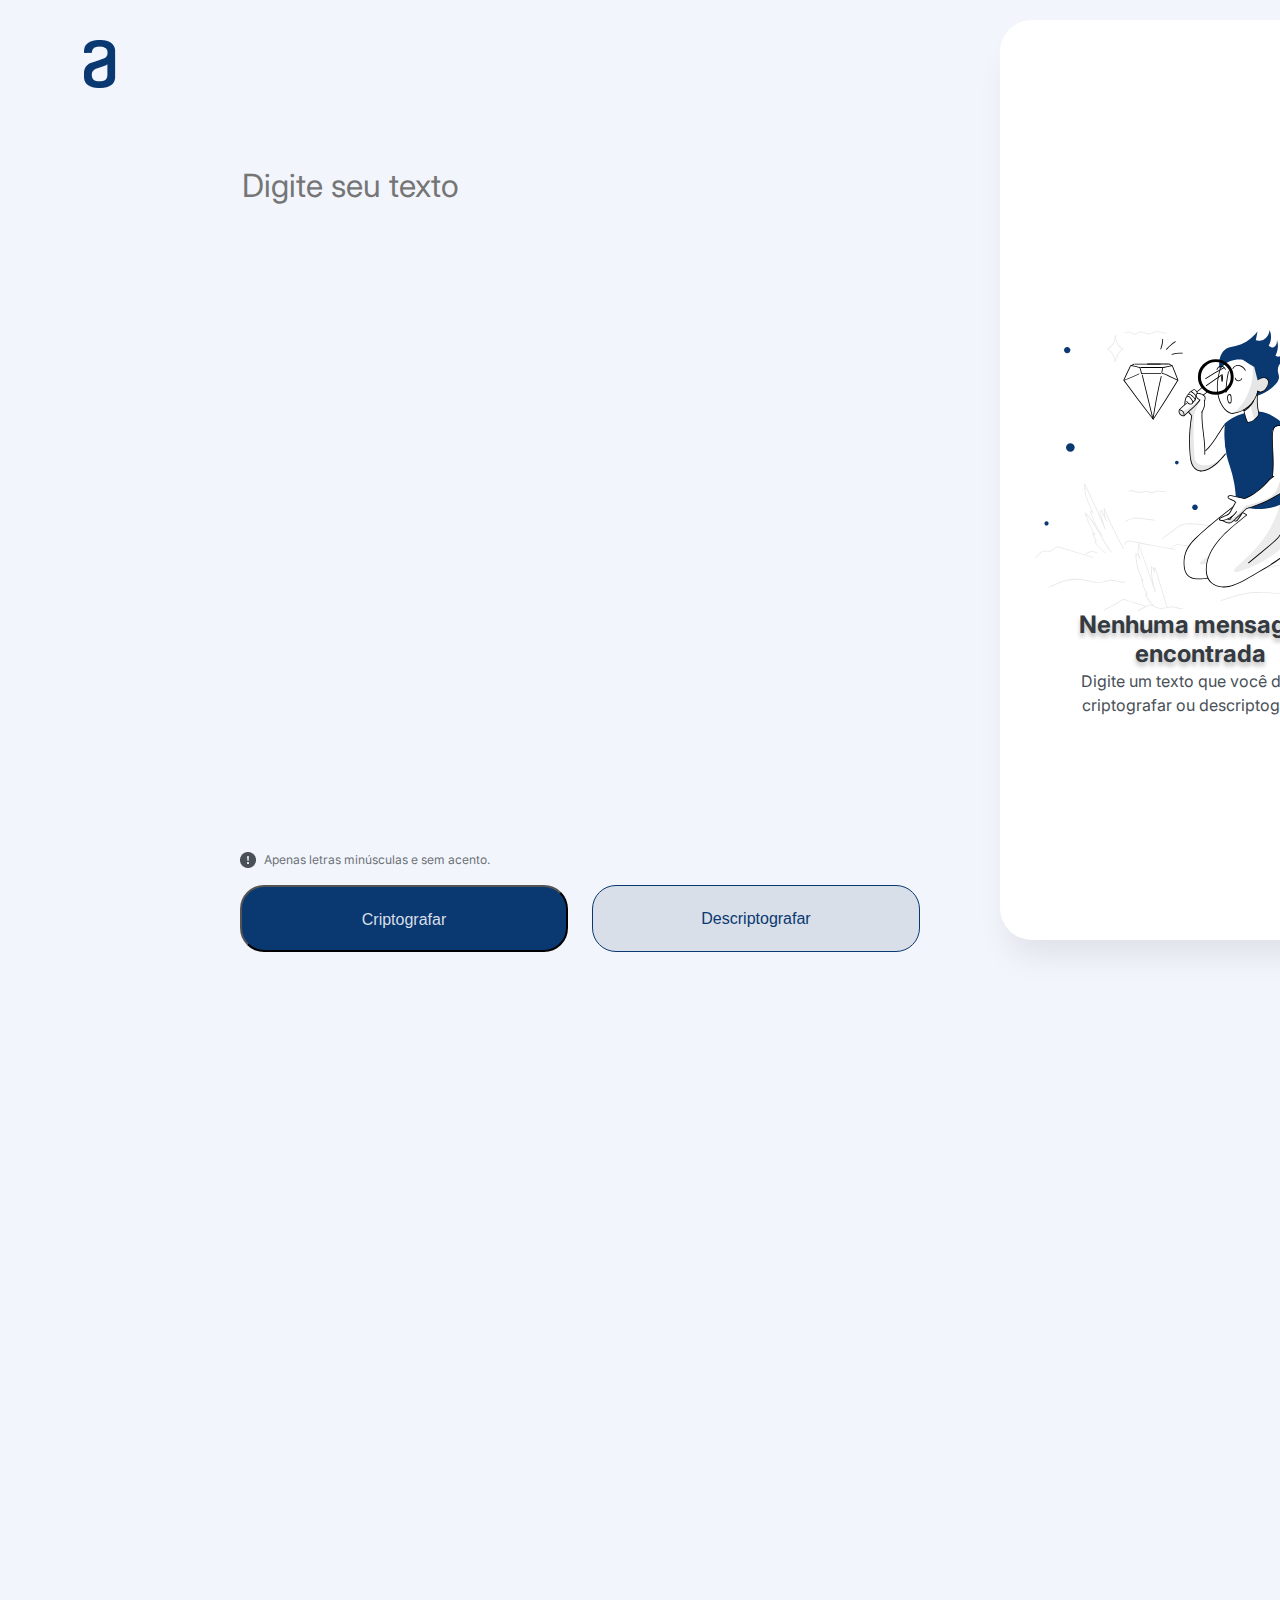
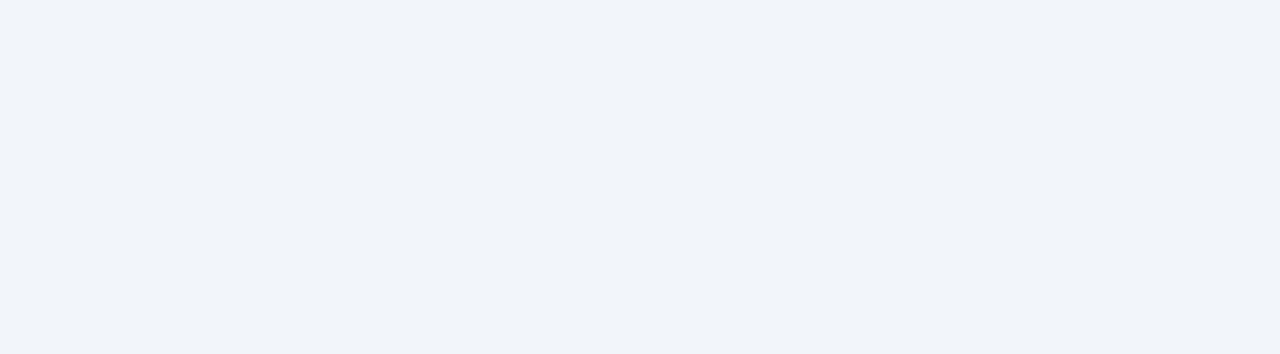
<file: index.html>
<!doctype html>
<html lang="PT-BR">

<head>
    <meta charset="UTF-8">
    <title>Challenge ONE</title>
    <link href="reset.css" rel="stylesheet" type="text/css">
    <link href="style.css" rel="stylesheet" type="text/css">
    <link href="responsive.css" rel="stylesheet" type="text/css">
    <link href="https://fonts.googleapis.com" rel="preconnect">
    <link crossorigin href="https://fonts.gstatic.com" rel="preconnect">
    <link href="https://fonts.googleapis.com/css2?family=Inter&display=swap" rel="stylesheet">
</head>

<body class="body">
    <script src="script.js"></script>
    <header>
        <img alt="Imagem" id="logo" src="img/Frame%206.png">
    </header>
    <main>
        <label for="criptografia"></label>
        <textarea id="criptografia" class="criptografia" placeholder="Digite seu texto" rows="4" cols="50" required autofocus></textarea>

    </main>
    <div id="rectlateral">
        <div id="conteudo" class="conteudo">
            <img alt="logo alura" class="imagem1" src="img/imagem1.svg">
            <section id="infos">
                <h2>Nenhuma mensagem encontrada</h2>
                <p>Digite um texto que você deseja criptografar ou descriptografar.</p>
            </section>
        </div>
        <section class="textoFinal" id="textoFinal">
            <p id="resultado"></p>
            <button id="botao3" onclick="btnCopiar()">Copiar</button>
        </section>
    </div>
    <div id="boxbotao">
        <img src="img/bi_exclamation-circle-fill.png" alt="!">
        <p id="info">Apenas letras minúsculas e sem acento.</p>
    </div>
    <div id="botoes">
        <button id="botao1" class="botao1" onclick="mostraCodificado()">Criptografar</button>
        <button id="botao2" class="botao2" onclick="mostraDecodificado()">Descriptografar</button>

    </div>
</body>

</html>
</file>
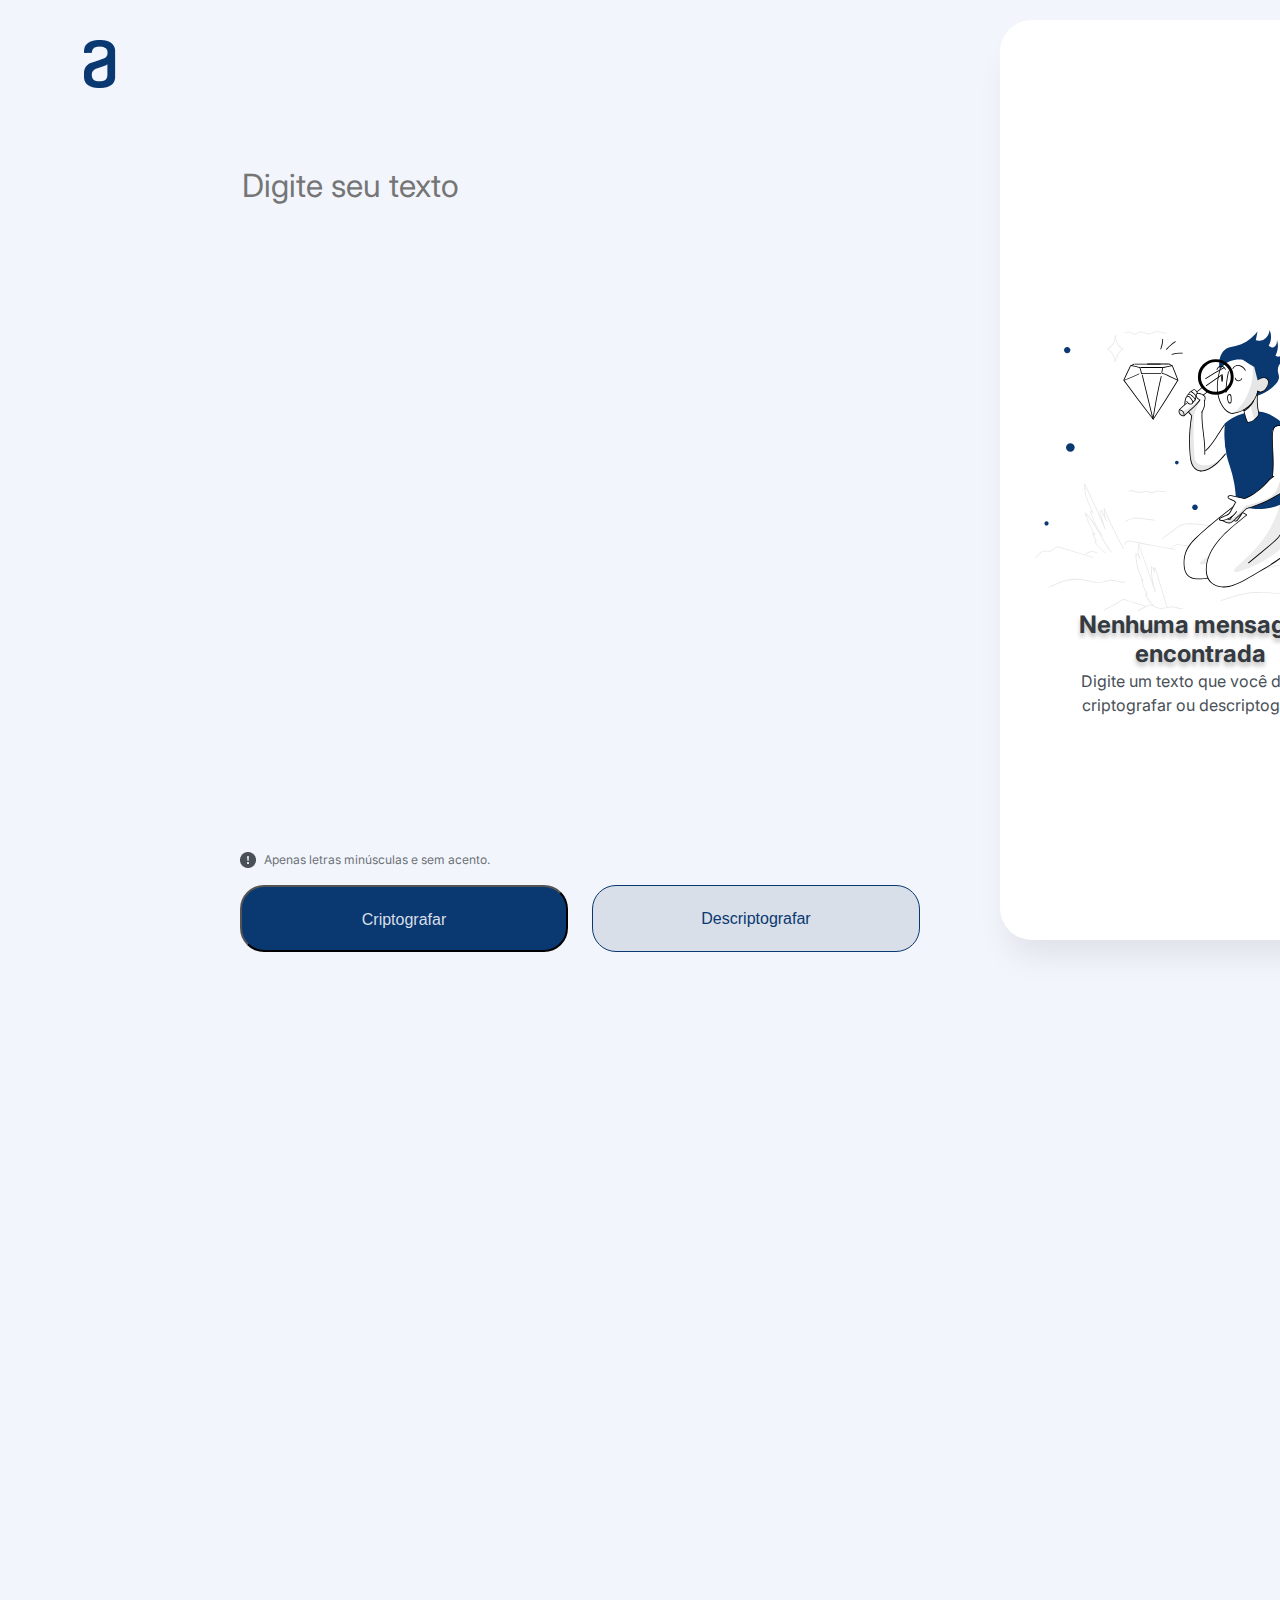
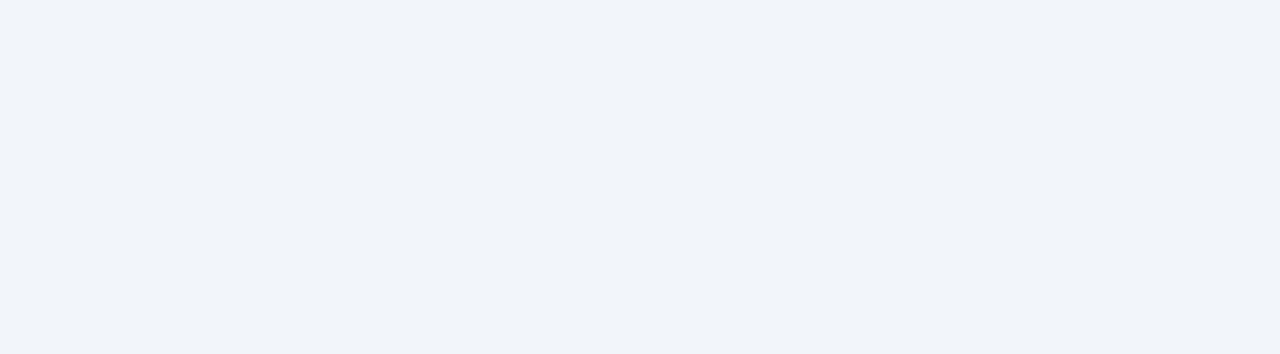
<file: challenge/index.html>
<!doctype html>
<html lang="PT-BR">

<head>
    <meta charset="UTF-8">
    <title>Challenge ONE</title>
    <link href="reset.css" rel="stylesheet" type="text/css">
    <link href="style.css" rel="stylesheet" type="text/css">
    <link href="responsive.css" rel="stylesheet" type="text/css">
    <link href="https://fonts.googleapis.com" rel="preconnect">
    <link crossorigin href="https://fonts.gstatic.com" rel="preconnect">
    <link href="https://fonts.googleapis.com/css2?family=Inter&display=swap" rel="stylesheet">
</head>

<body class="body">
    <script src="script.js"></script>
    <header>
        <img alt="Imagem" id="logo" src="img/Frame%206.png">
    </header>
    <main>
        <label for="criptografia"></label>
        <textarea id="criptografia" class="criptografia" placeholder="Digite seu texto" rows="4" cols="50" required autofocus></textarea>

    </main>
    <aside id="rectlateral">
        <div id="conteudo" class="conteudo">
            <img alt="logo alura" class="imagem1" src="img/imagem1.svg">
            <section id="infos">
                <h2>Nenhuma mensagem encontrada</h2>
                <p>Digite um texto que você deseja criptografar ou descriptografar.</p>
            </section>
        </div>
        <section class="textoFinal" id="textoFinal">
            <p id="resultado"></p>
            <button id="botao3" onclick="btnCopiar()">Copiar</button>
        </section>
    </aside>
    <div id="boxbotao">
        <img src="img/bi_exclamation-circle-fill.png" alt="!">
        <p id="info">Apenas letras minúsculas e sem acento.</p>
    </div>
    <div id="botoes">
        <button id="botao1" class="botao1" onclick="mostraCodificado()">Criptografar</button>
        <button id="botao2" class="botao2" onclick="mostraDecodificado()">Descriptografar</button>

    </div>

</body>

</html>
</file>
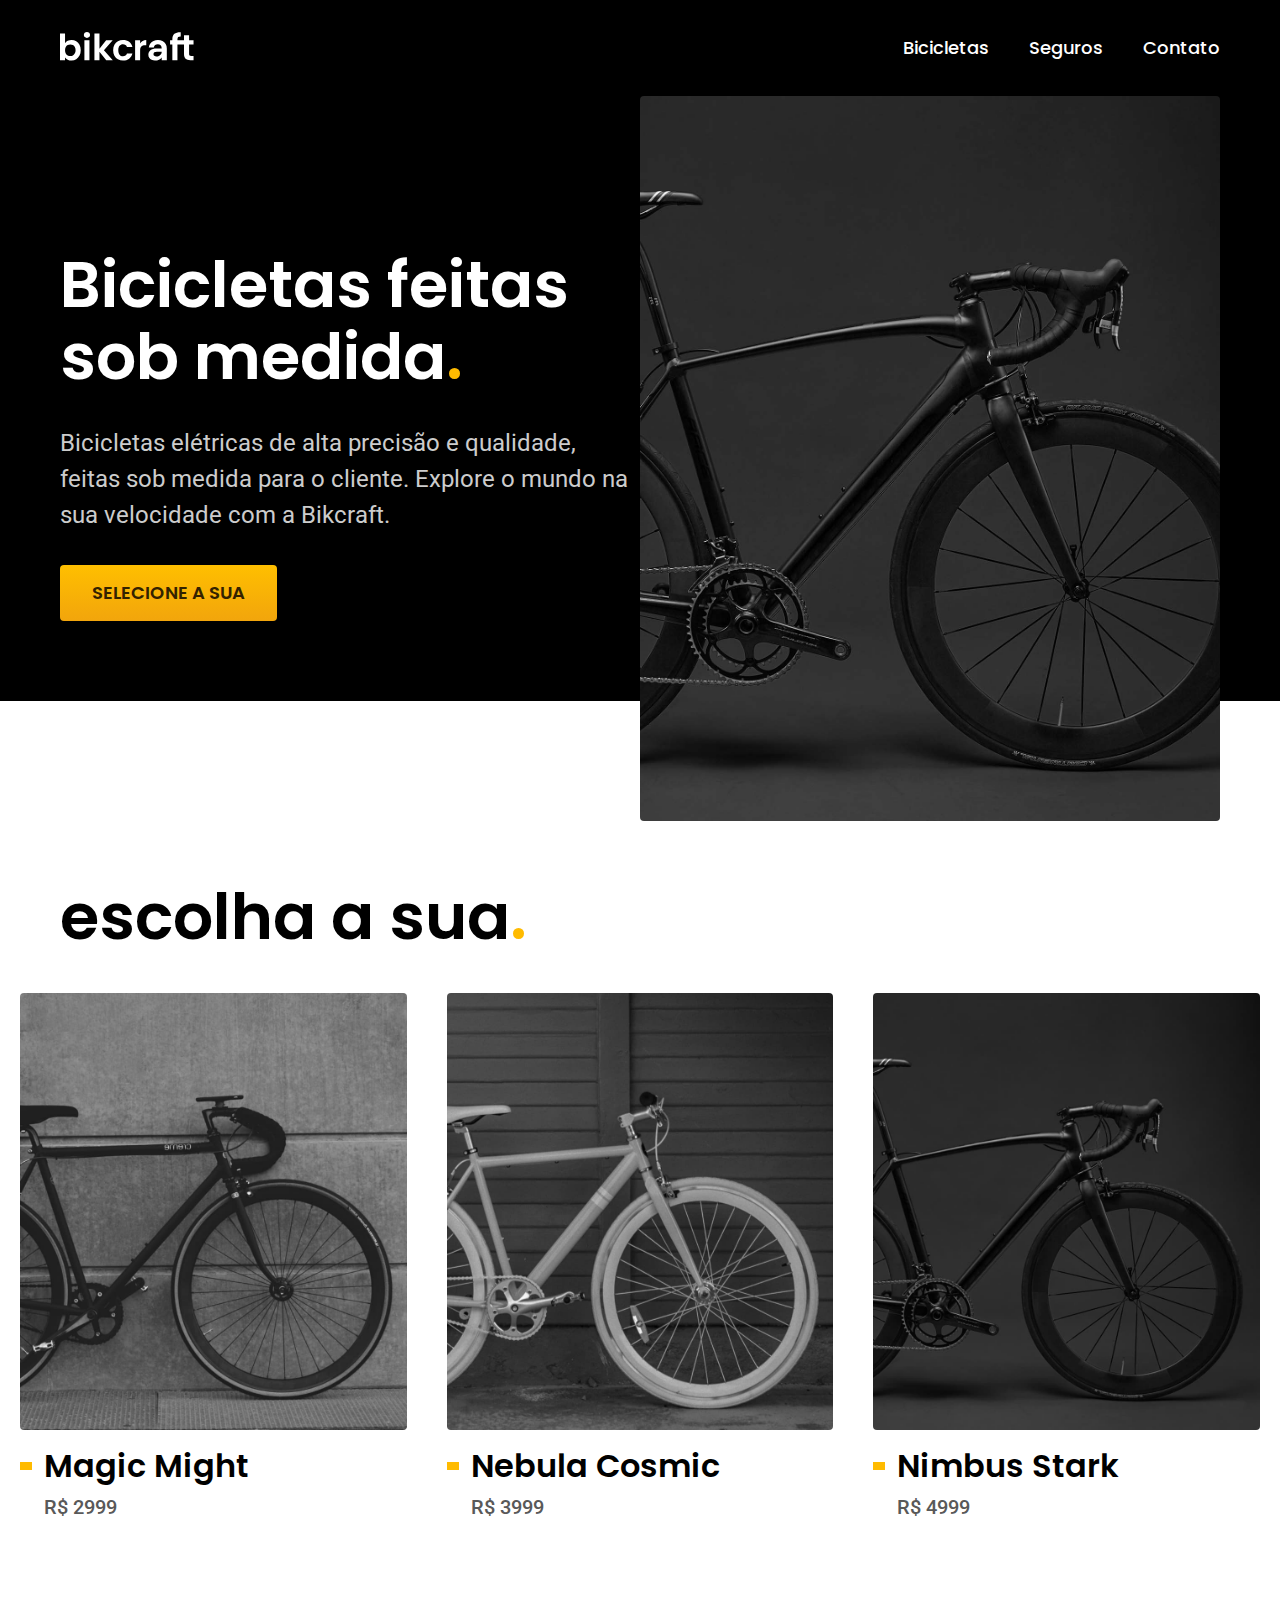
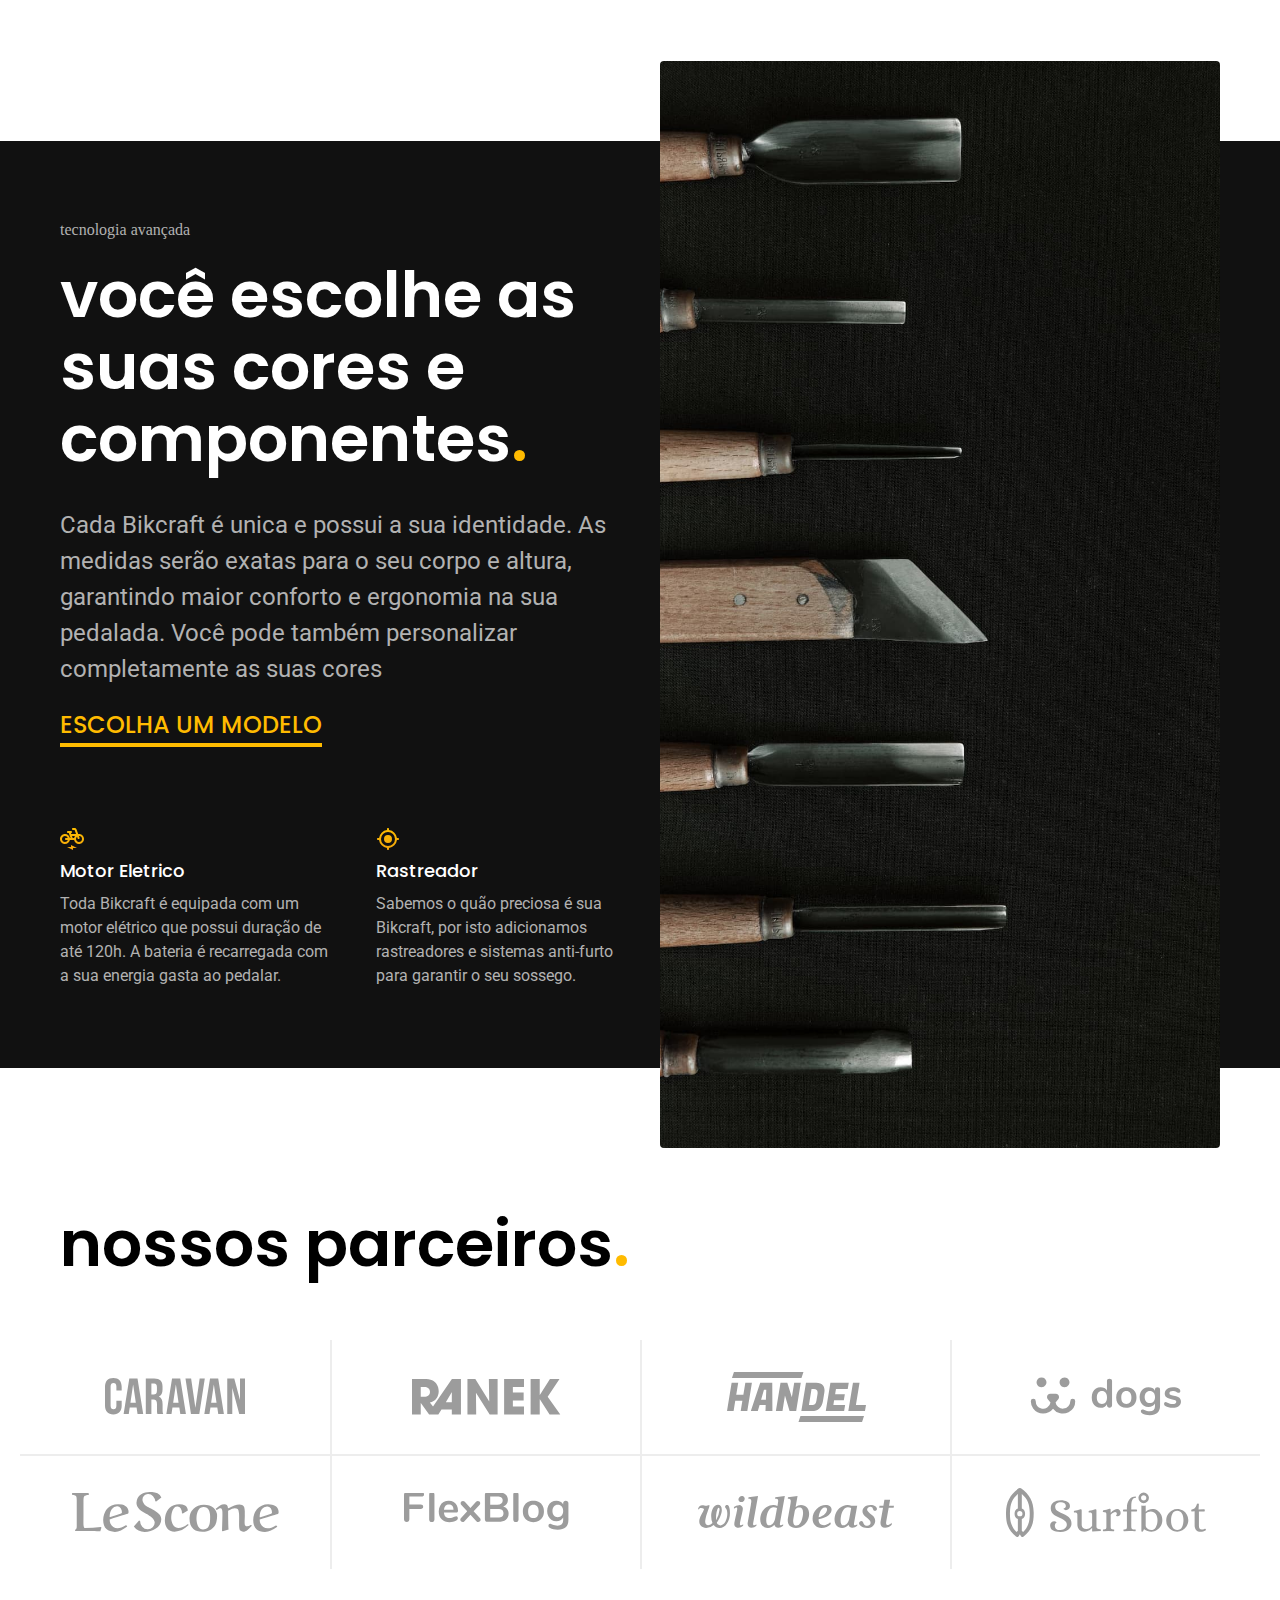
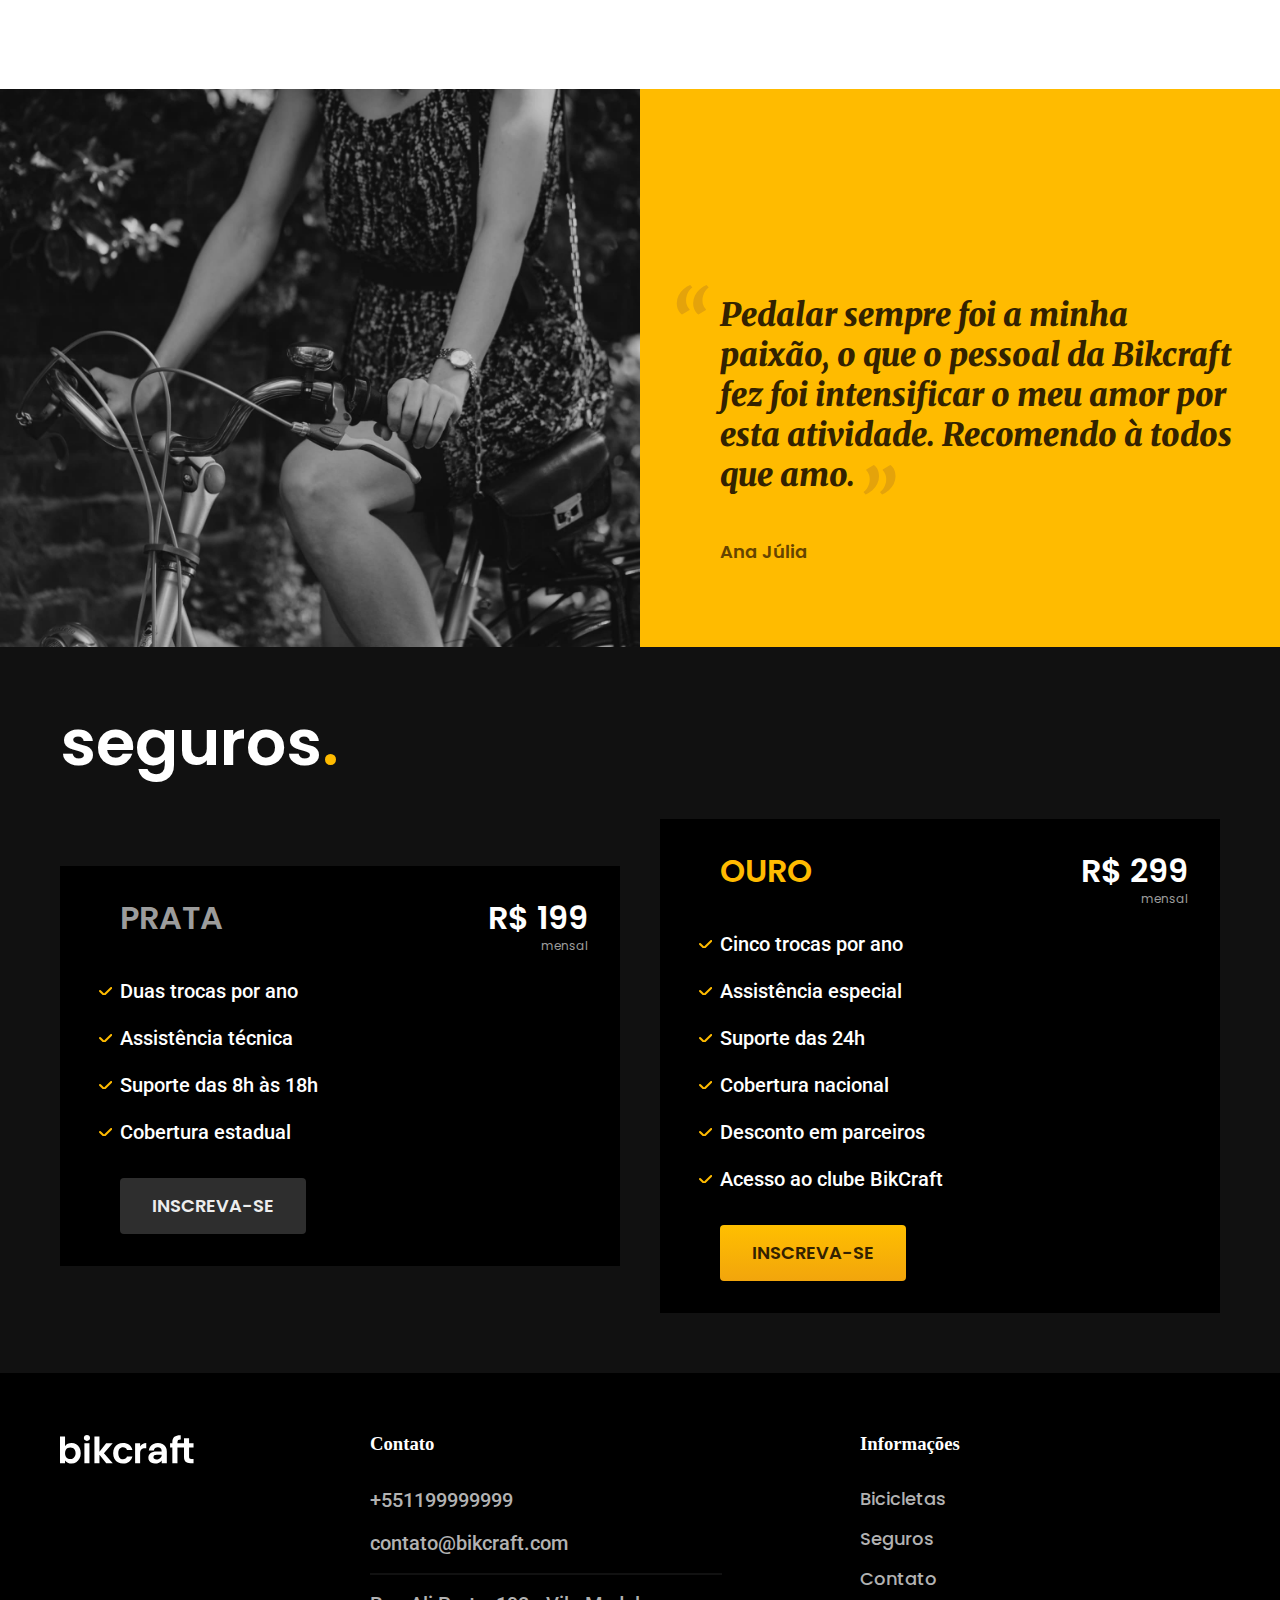
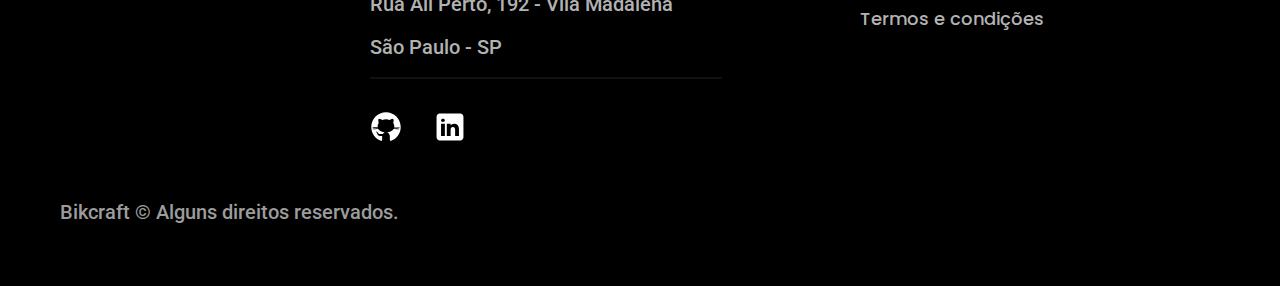
<file: Portfolio/bikcraft/index.html>
<!DOCTYPE html>
<html lang="pt-br">

<head>
	<meta charset="UTF-8">
	<meta name="viewport" content="width=device-width, initial-scale=1.0">
	<title>Bikcraft - Bicicletas Elétricas</title>
	<meta name="description" content="Bicicletas elétricas de alta precisão e qualidade,  feitas sob medida para o cliente. Explore o mundo na sua velocidade com a Bikcraft.">
	<link rel="stylesheet" href="./css/style.css">
	<!-- Google Fonts -->
	<link rel="preconnect" href="https://fonts.googleapis.com">
	<link rel="preconnect" href="https://fonts.gstatic.com" crossorigin>
	<link href="https://fonts.googleapis.com/css2?family=Merriweather:ital,wght@0,300;0,400;0,700;0,900;1,300;1,400;1,700;1,900&family=Poppins:ital,wght@0,100;0,200;0,300;0,400;0,500;0,600;0,700;0,800;0,900;1,100;1,200;1,300;1,400;1,500;1,600;1,700;1,800;1,900&family=Roboto:ital,wght@0,100;0,300;0,400;0,500;0,700;0,900;1,100;1,300;1,400;1,500;1,700;1,900&display=swap" rel="stylesheet">
</head>

<body>
	<header class="header-bg">
		<div class="header container">
			<a href="./index.html">
				<svg width="136" height="32" fill="none" xmlns="http://www.w3.org/2000/svg">
					<path d="M5.04 13.196c.648-.96 1.536-1.74 2.664-2.34 1.152-.6 2.46-.9 3.924-.9 1.704 0 3.24.42 4.608 1.26 1.392.84 2.484 2.04 3.276 3.6.816 1.536 1.224 3.324 1.224 5.364s-.408 3.852-1.224 5.436c-.792 1.56-1.884 2.772-3.276 3.636-1.368.864-2.904 1.296-4.608 1.296-1.488 0-2.796-.288-3.924-.864-1.104-.6-1.992-1.368-2.664-2.304v2.844H0V3.584h5.04v9.612Zm10.548 6.984c0-1.2-.252-2.232-.756-3.096-.48-.888-1.128-1.56-1.944-2.016a5.104 5.104 0 0 0-2.592-.684c-.912 0-1.776.24-2.592.72-.792.456-1.44 1.128-1.944 2.016-.48.888-.72 1.932-.72 3.132 0 1.2.24 2.244.72 3.132.504.888 1.152 1.572 1.944 2.052.816.456 1.68.684 2.592.684.936 0 1.8-.24 2.592-.72.816-.48 1.464-1.164 1.944-2.052.504-.888.756-1.944.756-3.168ZM26.954 7.904c-.888 0-1.632-.276-2.232-.828-.576-.576-.864-1.284-.864-2.124 0-.84.288-1.536.864-2.088.6-.576 1.344-.864 2.232-.864.888 0 1.62.288 2.196.864.6.552.9 1.248.9 2.088 0 .84-.3 1.548-.9 2.124-.576.552-1.308.828-2.196.828Zm2.484 2.376v19.944h-5.04V10.28h5.04Zm16.788 19.944-6.768-8.496v8.496h-5.04V3.584h5.04V18.74l6.696-8.46h6.552l-8.784 10.008 8.856 9.936h-6.552Zm6.919-9.972c0-2.064.42-3.864 1.26-5.4.84-1.56 2.004-2.76 3.492-3.6 1.488-.864 3.192-1.296 5.112-1.296 2.472 0 4.512.624 6.12 1.872 1.632 1.224 2.724 2.952 3.276 5.184H66.97c-.288-.864-.78-1.536-1.476-2.016-.672-.504-1.512-.756-2.52-.756-1.44 0-2.58.528-3.42 1.584-.84 1.032-1.26 2.508-1.26 4.428 0 1.896.42 3.372 1.26 4.428.84 1.032 1.98 1.548 3.42 1.548 2.04 0 3.372-.912 3.996-2.736h5.436c-.552 2.16-1.644 3.876-3.276 5.148-1.632 1.272-3.672 1.908-6.12 1.908-1.92 0-3.624-.42-5.112-1.26a9.161 9.161 0 0 1-3.492-3.6c-.84-1.56-1.26-3.372-1.26-5.436h-.001Zm26.993-6.876a7.133 7.133 0 0 1 2.52-2.484c1.056-.6 2.256-.9 3.6-.9v5.292h-1.332c-1.584 0-2.784.372-3.6 1.116-.792.744-1.188 2.04-1.188 3.888v9.936h-5.04V10.28h5.04v3.096Zm21.574 14.004c-.552.912-1.452 1.68-2.7 2.304-1.248.6-2.592.9-4.032.9-1.248 0-2.376-.252-3.384-.756s-1.8-1.2-2.376-2.088c-.576-.888-.864-1.908-.864-3.06 0-1.848.684-3.36 2.052-4.536 1.392-1.176 3.468-1.764 6.228-1.764h5.076c-.048-1.272-.42-2.28-1.116-3.024-.672-.768-1.608-1.152-2.808-1.152-1.056 0-1.932.288-2.628.864-.696.552-1.14 1.332-1.332 2.34h-5.04c.24-1.44.756-2.724 1.548-3.852a8.143 8.143 0 0 1 3.168-2.664c1.32-.648 2.796-.972 4.428-.972 1.68 0 3.192.348 4.536 1.044a7.7 7.7 0 0 1 3.204 2.988c.768 1.296 1.152 2.82 1.152 4.572v11.7h-5.112V27.38Zm-5.256-.864c.84 0 1.656-.18 2.448-.54.816-.36 1.488-.9 2.016-1.62.528-.72.792-1.572.792-2.556v-.144h-4.788c-1.152 0-2.016.228-2.592.684-.552.456-.828 1.056-.828 1.8 0 .72.252 1.296.756 1.728.528.432 1.26.648 2.196.648Zm20.997-12.096v15.804h-5.112V14.42h-2.268v-4.14h2.268V9.272c0-2.448.696-4.248 2.088-5.4 1.392-1.152 3.492-1.692 6.3-1.62V6.5c-1.224-.024-2.076.18-2.556.612s-.72 1.212-.72 2.34v.828h6.55V5.348h5.076v4.932h4.464v4.14h-4.464v9.648c0 .672.156 1.164.468 1.476.336.288.888.432 1.656.432h2.34v4.248h-3.168c-4.248 0-6.372-2.064-6.372-6.192V14.42h-6.55Z" fill="#fff" />
				</svg>
			</a>
			<nav>
				<ul class="header-menu font-1-m cor-0">
					<li><a href="./bicicletas.html">Bicicletas</a></li>
					<li><a href="./seguros.html">Seguros</a></li>
					<li><a href="./contatos.html">Contato</a></li>
				</ul>
			</nav>
		</div>
	</header>
	<main>
		<section class="intro-bg" aria-label="Introdução">
			<article class="introducao container">
				<div class="introducao-conteudo">
					<h1 class="font-1-xxl cor-0">Bicicletas feitas sob medida<span>.</span></h1>
					<p class="font-2-l cor-4">Bicicletas elétricas de alta precisão e qualidade, feitas sob medida para o cliente. Explore o mundo na sua velocidade com a Bikcraft.
					</p>
					<a class="botao" href="./bicicletas.html">Selecione a sua</a>
				</div>
				<div>
					<img src="./img/fotos/introducao.jpg" alt="Foto de uma bicicleta elétrica preta">
				</div>
			</article>
		</section>
		<section aria-label="Lista de Bicicletas">
			<article class="bicicletas-lista">
				<h2 class="container font-1-xxl cor-12">escolha a sua<span class="cor-p1">.</span></h2>
				<ul>
					<li>
						<a href="./bicicletas/magic.html">
							<img src="./img/bicicletas/magic-home.jpg" alt="Bicicleta Preta">
							<h3 class="font-1-xl">Magic Might</h3>
							<span class="font-2-m cor-8">R$ 2999</span>
						</a>
					</li>
					<li>
						<a href="./bicicletas/nebula.html">
							<img src="./img/bicicletas/nebula-home.jpg" alt="Bicicleta Preta">
							<h3 class="font-1-xl">Nebula Cosmic</h3>
							<span class="font-2-m cor-8">R$ 3999</span>
						</a>
					</li>
					<li>
						<a href="./bicicletas/nimbus.html">
							<img src="./img/bicicletas/nimbus-home.jpg" alt="Bicicleta Preta">
							<h3 class="font-1-xl">Nimbus Stark</h3>
							<span class="font-2-m cor-8">R$ 4999</span>
						</a>
					</li>
				</ul>
			</article>
		</section>
		<section class="tecnologia-bg" aria-label="Tecnologias">
			<article class="tecnologia container">
				<div class="tecnologia-conteudo">
					<span class="font-2-lb cor-5">tecnologia avançada</span>
					<h2 class="font-1-xxl cor-0">você escolhe as suas cores e componentes<span class="cor-p1">.</span></h2>
					<p class="font-2-l cor-5">Cada Bikcraft é unica e possui a sua identidade. As medidas serão exatas para o seu corpo e altura, garantindo maior conforto e ergonomia na sua pedalada. Você pode também personalizar completamente as suas cores</p>
					<a class="link" href="./bicicletas.html"> Escolha um modelo</a>
					<div class="tecnologia-vantagens">
						<div>
							<img src="./img/icones/eletrica.svg" alt="">
							<h3 class="font-1-m cor-0">Motor Eletrico</h3>
							<p class="font-2-s cor-5">Toda Bikcraft é equipada com um motor elétrico que possui duração de até 120h. A bateria é recarregada com a sua energia gasta ao pedalar.</p>
						</div>
						<div>
							<img src="./img/icones/rastreador.svg" alt="">
							<h3 class="font-1-m cor-0">Rastreador</h3>
							<p class="font-2-s cor-5">Sabemos o quão preciosa é sua Bikcraft, por isto adicionamos rastreadores e sistemas anti-furto para garantir o seu sossego.</p>
						</div>
					</div>
				</div>
				<div class="tecnologia-img"><img src="./img/fotos/tecnologia.jpg" alt="">
				</div>
			</article>
		</section>
		<section class="parceiros" aria-label="Nosso parceiros">
			<h2 class="container font-1-xxl cor-12">nossos parceiros<span class="cor-p1">.</span></h2>
			<ul>
				<li><img src="./img/parceiros/caravan.svg" alt="Caravan"></li>
				<li><img src="./img/parceiros/ranek.svg" alt="ranek.svg"></li>
				<li><img src="./img/parceiros/handel.svg" alt="handel.svg"></li>
				<li><img src="./img/parceiros/dogs.svg" alt="dogs.svg"></li>
				<li><img src="./img/parceiros/lescone.svg" alt="lescone.svg"></li>
				<li><img src="./img/parceiros/flexblog.svg" alt="flexblog.svg"></li>
				<li><img src="./img/parceiros/wildbeast.svg" alt="wildbeast.svg"></li>
				<li><img src="./img/parceiros/surfbot.svg" alt="surfbot.svg"></li>
			</ul>
		</section>
		<section class="depoimento" aria-label="Depoimentos">
			<div> <img src="./img/fotos/depoimento.jpg" alt="Uma pessoa pedalando em uma bicicleta Bikcraft">
			</div>
			<blockquote class="depoimento-conteudo font-1-xl cor-p5">
				<p>Pedalar sempre foi a minha paixão, o que o pessoal da Bikcraft fez foi intensificar o meu amor por esta atividade. Recomendo à todos que amo.</p>
				<span class="font-1-mb cor-p4">Ana Júlia</span>
			</blockquote>
		</section>
		<section class="seguros-bg" aria-label="Seguros">
			<article class="seguros container">
				<h2 class="font-1-xxl cor-0">seguros<span class="cor-p1">.</span></h2>
				<div class="seguros-item">
					<h3 class="cor-6 font-1-xl">PRATA</h3>
					<span class="font-1-xl cor-0">R$ 199<span class="font-1-xs cor-6">mensal</span></span>
					<ul class="font-2-m cor-0">
						<li>Duas trocas por ano</li>
						<li>Assistência técnica</li>
						<li>Suporte das 8h às 18h</li>
						<li>Cobertura estadual</li>
					</ul>
					<a class="botao secundario" href="./orcamento.html">Inscreva-se</a>
				</div>
				<div class="seguros-item">
					<h3 class="cor-p1 font-1-xl">OURO</h3>
					<span class="font-1-xl cor-0">R$ 299<span class="font-1-xs cor-6">mensal</span></span>
					<ul class="font-2-m cor-0">
						<li>Cinco trocas por ano</li>
						<li>Assistência especial</li>
						<li>Suporte das 24h</li>
						<li>Cobertura nacional</li>
						<li>Desconto em parceiros</li>
						<li>Acesso ao clube BikCraft</li>
					</ul>
					<a class="botao" href="./orcamento.html">Inscreva-se</a>
				</div>
			</article>
		</section>
	</main>
	<footer class="footer-bg">
		<section class="footer container" aria-label="Rodapé">
			<img src="./img/bikcraft.svg" alt="Logotipo BikCraft">
			<section class="footer-contato" aria-label="Contatos">
				<h3 class="font-2-lb cor-0">Contato</h3>
				<ul class="footer-contatos-data cor-5 font-2-m">
					<li><a href="tel:+551199999999">+551199999999</a></li>
					<li><a href="mailto:cguiama@gmail.com">contato@bikcraft.com</a></li>
					<li>Rua Ali Perto, 192 - Vila Madalena</li>
					<li>São Paulo - SP</li>
				</ul>
				<ul class="footer-redes">
					<li>
						<a href="https://github.com/cguiama">
							<img src="./img/redes/github.svg" alt="Github">
						</a>
					</li>
					<li>
						<a href="https://www.linkedin.com/in/cguiama/">
							<img src="./img/redes/linkedin.svg" alt="Linkedin">
						</a>
					</li>
				</ul>
			</section>
			<nav class="footer-informacoes">
				<h3 class="font-2-lb cor-0">Informações</h3>
				<ul class="font-1-m cor-5">
					<li><a href="./bicicletas.html">Bicicletas</a></li>
					<li><a href="./seguros.html">Seguros</a></li>
					<li><a href="./contato.html">Contato</a></li>
					<li><a href="./termos.html">Termos e condições</a></li>
				</ul>
			</nav>
			<p class="footer-copy font-2-m cor-6">Bikcraft © Alguns direitos reservados.</p>
		</section>
	</footer>


</body>

</html>
</file>
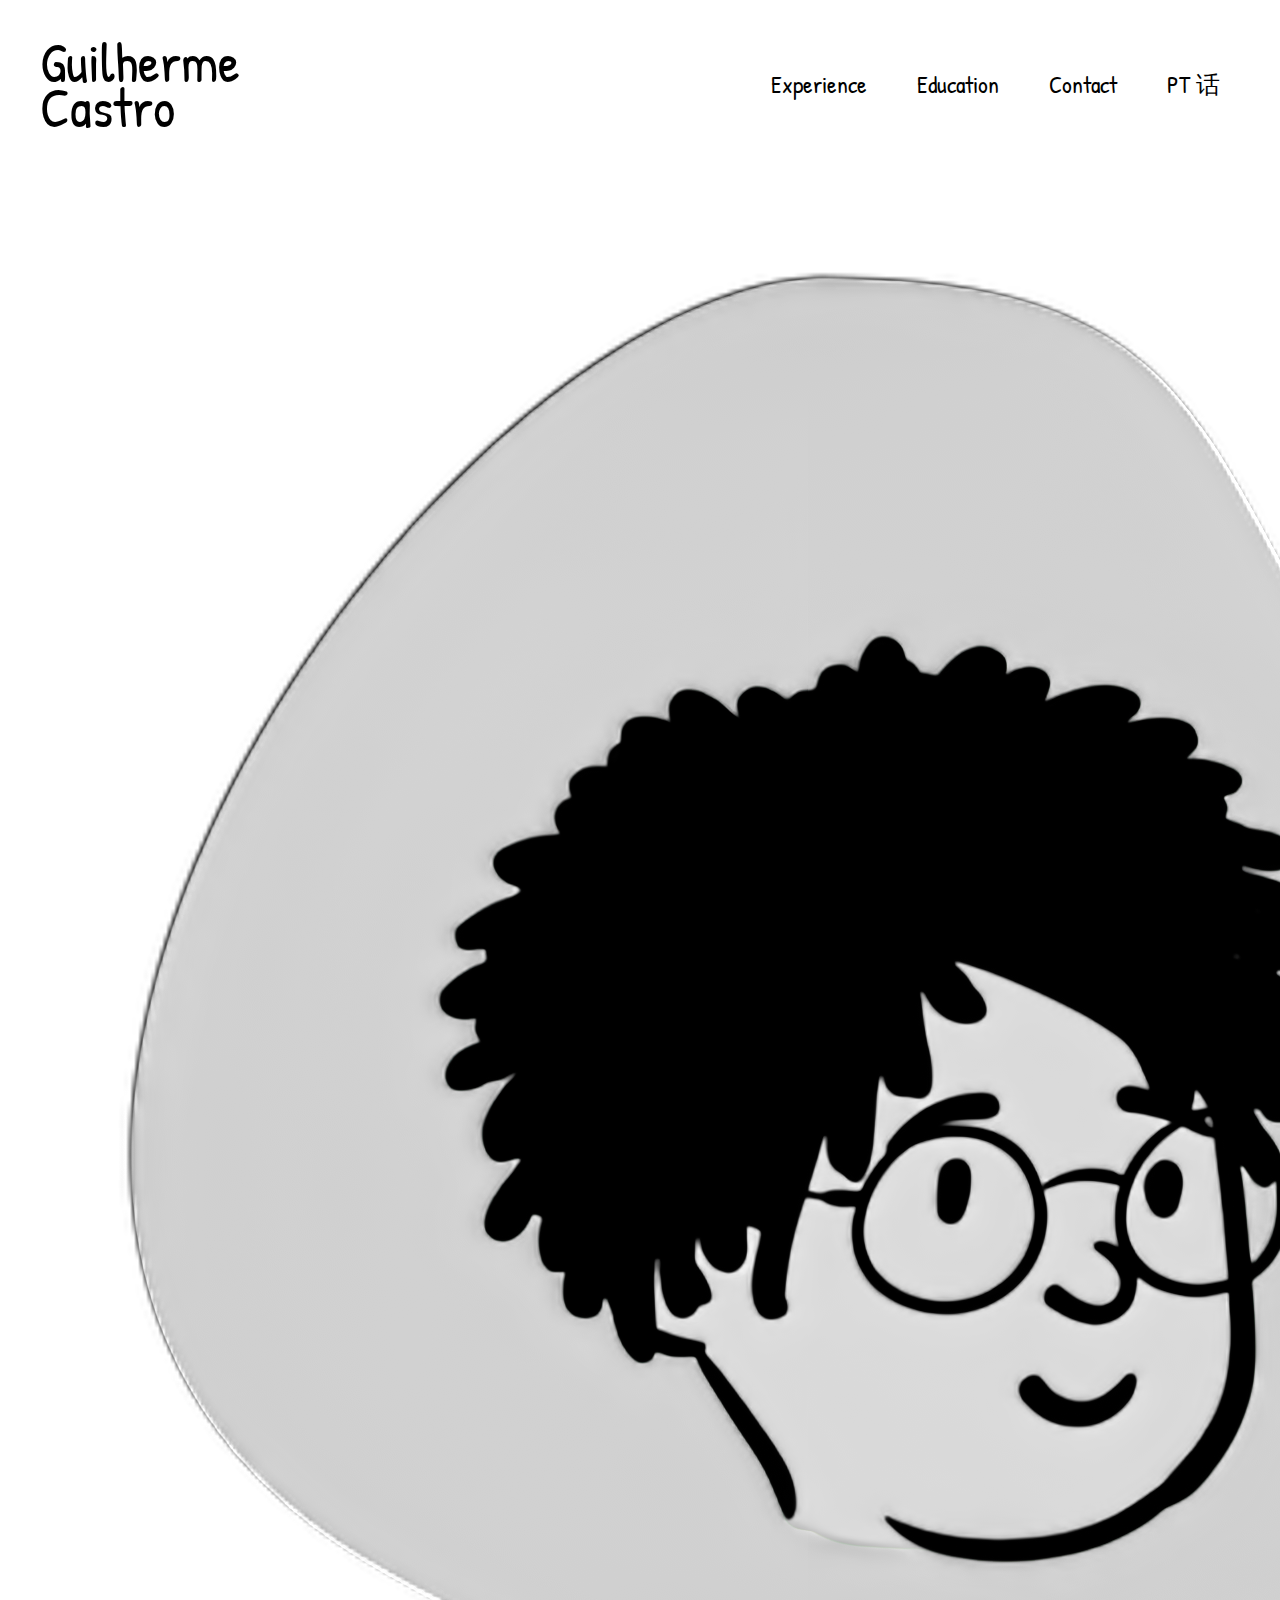
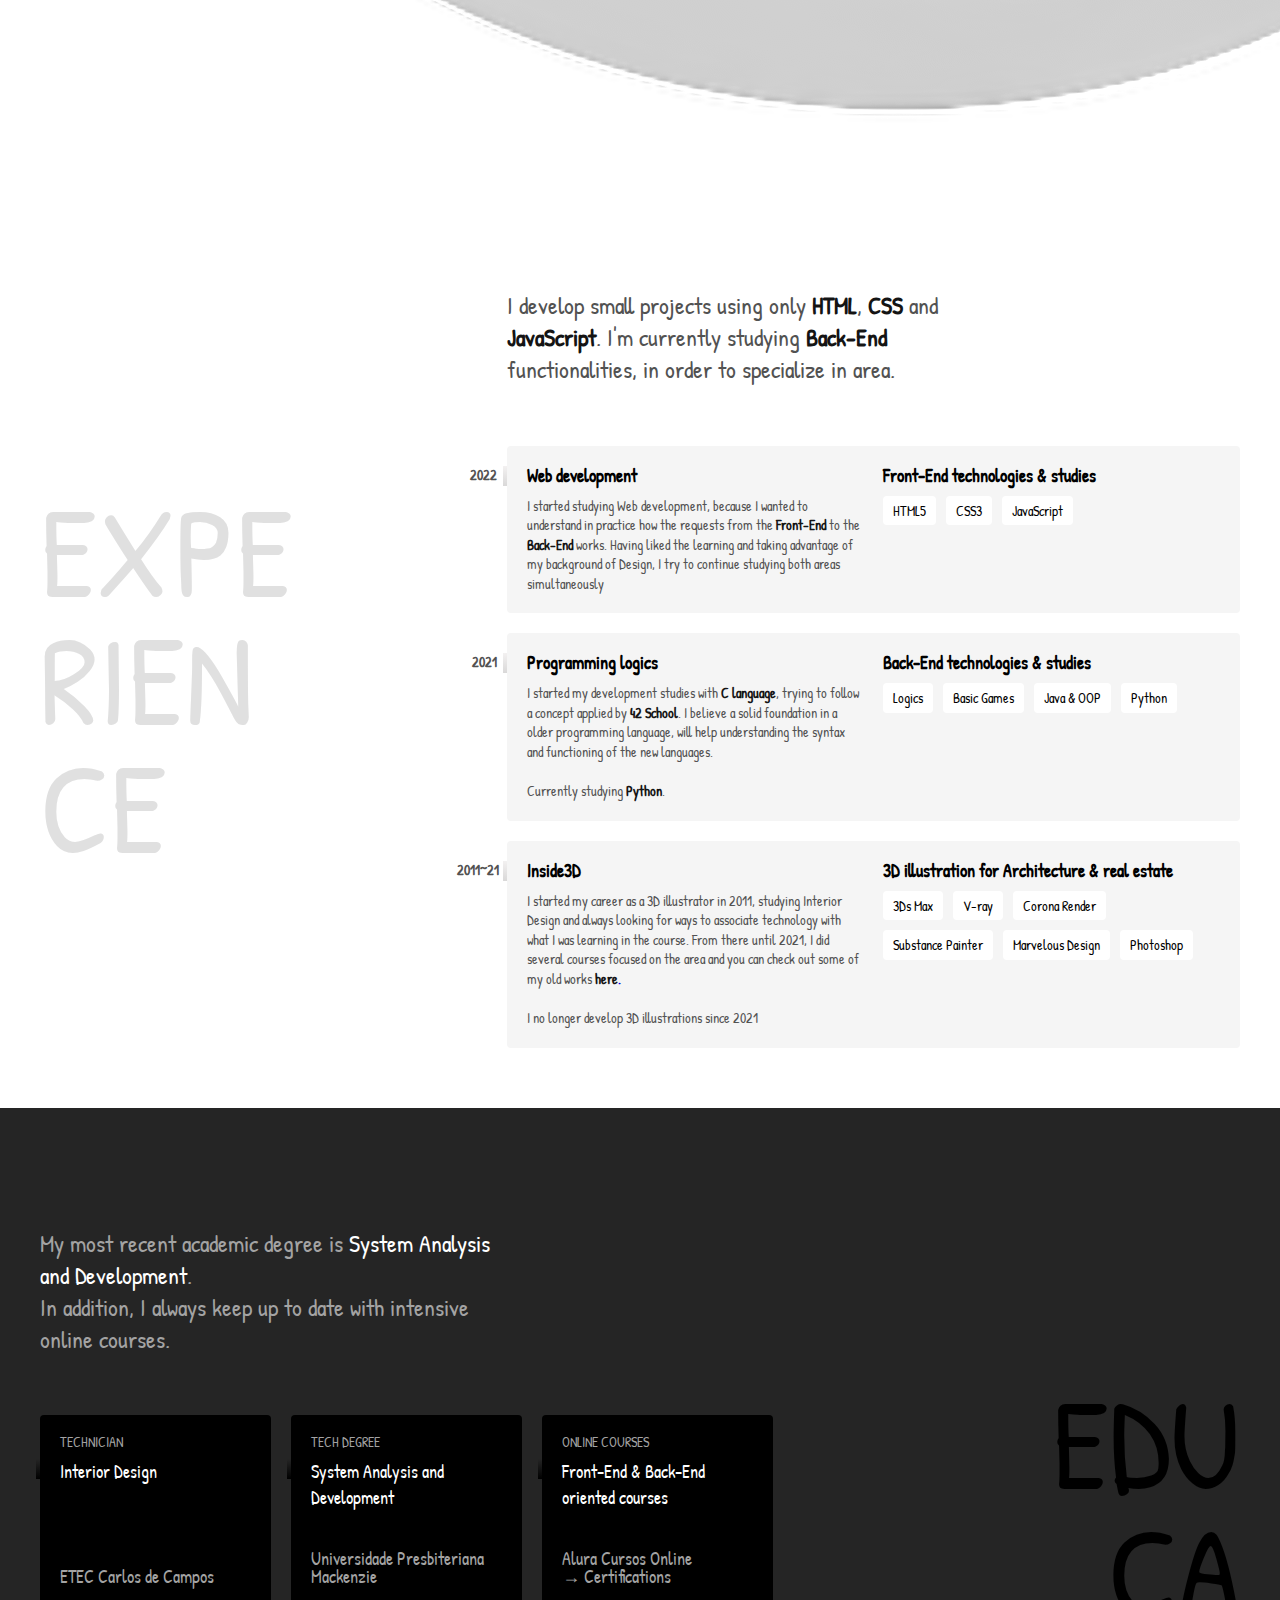
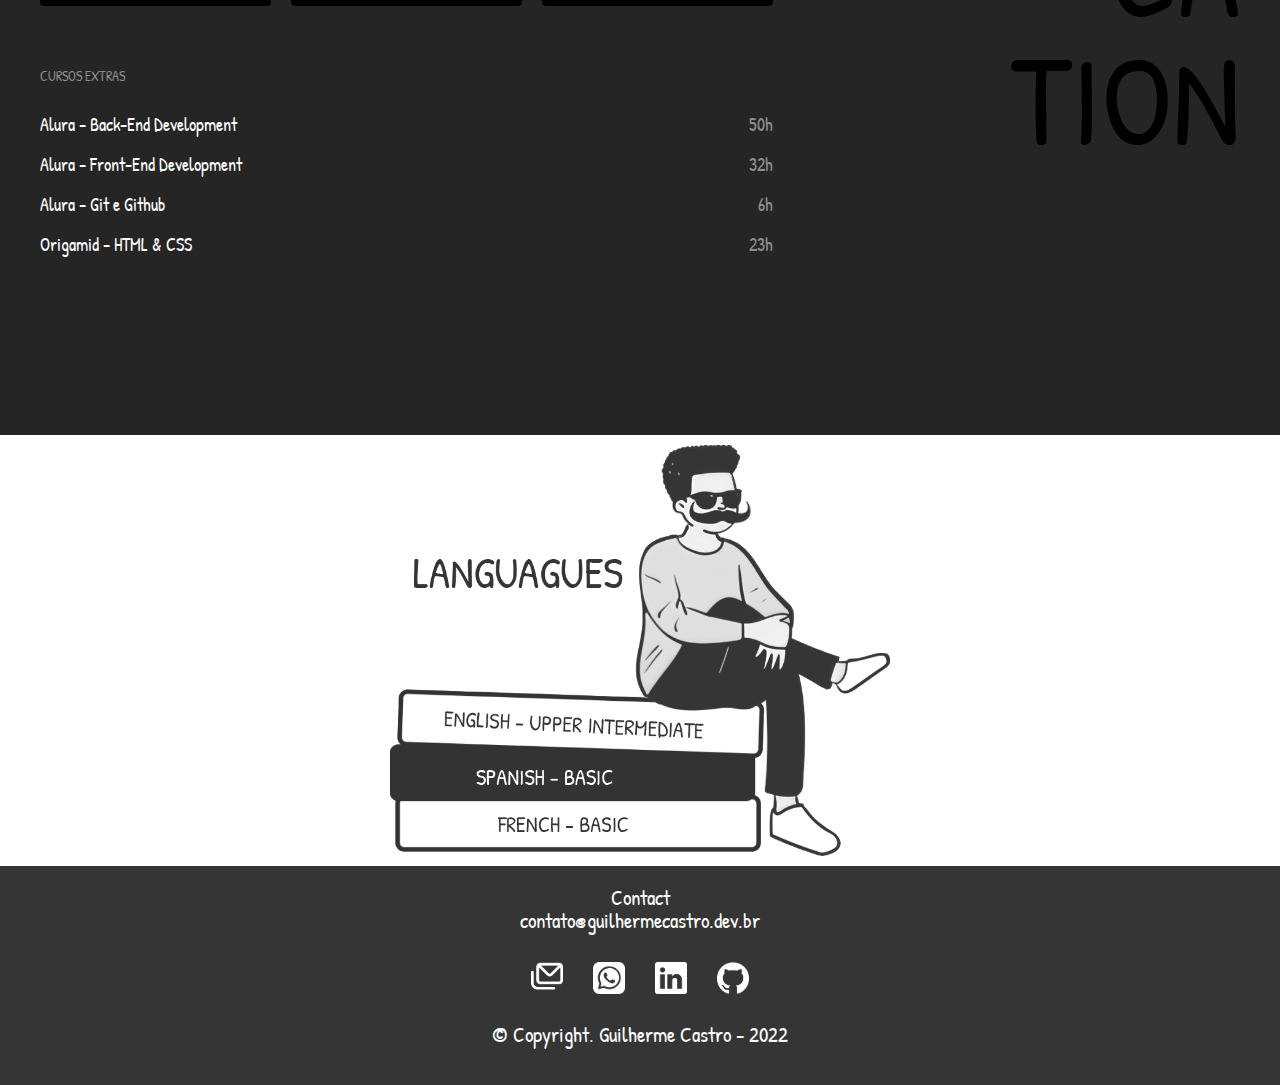
<file: indexEN.html>
<!DOCTYPE html>
<html lang="pt-BR">

<head>
    <meta charset="UTF-8">
    <meta name="viewport" content="width=device-width, initial-scale=1.0">
    <title>Guilherme - Dev FullStack</title>
    <link rel="preconnect" href="https://fonts.googleapis.com">
    <link rel="preconnect" href="https://fonts.gstatic.com" crossorigin>
    <link href="https://fonts.googleapis.com/css2?family=Patrick+Hand&display=swap" rel="stylesheet">
    <link rel="stylesheet" href="css/style.css">
</head>

<body>
    <header class="header">
        <div id="title">
            <h1>Guilherme</h1>
            <h1> Castro</h1>
        </div>
        <ul class="header-menu">
            <li><a href="#experiencia">Experience</a></li>
            <li><a href="#formacao">Education</a></li>
            <li><a href="#contato">Contact</a></li>
            <li><a href="index.html">PT &#35805 </a></li>
        </ul>

    </header>

    <main class="introducao">
        <img src="./images/Open Peeps - Avatar and Backdrop.png" alt="Avatar" class="imgintro">
        <div>
            <h1>Full Stack<br>Developer</h1>
            <p>🖈Based in São Paulo - Brazil</p>
        </div>

    </main>

    <section class="experiencia" id="experiencia" aria-label="Experiência">
        <h2 class="subtitulo">Experience</h2>
        <div>
            <p class="experiencia-texto">I develop small projects using only <strong>HTML</strong>,
                <strong>CSS</strong> and <strong>JavaScript</strong>.
                I'm currently studying <strong>Back-End</strong> functionalities, in order to specialize in
                area.
            </p>

            <div class="empresa">
                <span class="empresa-ano">2022</span>
                <h3 class="empresa-titulo">Web development</h3>
                <span class="empresa-titulo">Front-End technologies & studies</span>
                <p class="empresa-texto">
                    I started studying Web development, because I wanted to understand in practice how the
                    requests from the <strong>Front-End</strong> to the <strong>Back-End</strong> works. Having liked
                    the
                    learning and taking advantage of my background
                    of Design, I try to continue studying both areas simultaneously</p>
                <ul class="empresa-habilidades">
                    <li>HTML5</li>
                    <li>CSS3</li>
                    <li>JavaScript</li>
                </ul>
            </div>

            <div class="empresa">
                <span class="empresa-ano">2021</span>
                <h3 class="empresa-titulo">Programming logics </h3>
                <span class="empresa-titulo">Back-End technologies & studies</span>
                <p class="empresa-texto">I started my development studies with <strong>C language</strong>, trying to
                    follow a concept
                    applied by <strong>42 School</strong>. I believe a solid foundation in a older programming language,
                    will help understanding the syntax and functioning of the new languages.<br><br>Currently studying
                    <strong>Python</strong>.
                </p>
                <ul class="empresa-habilidades">
                    <li>Logics</li>
                    <li>Basic Games</li>
                    <li>Java & OOP</li>
                    <li>Python</li>
                </ul>
            </div>

            <div class="empresa">
                <span class="empresa-ano">2011~21</span>
                <h3 class="empresa-titulo">Inside3D</h3>
                <span class="empresa-titulo">3D illustration for Architecture & real estate</span>
                <p class="empresa-texto">I started my career as a 3D illustrator in 2011, studying Interior Design and
                    always looking for ways to associate technology with what I was learning in the course. From there
                    until 2021, I did
                    several courses focused on the area and you can check out some of my old works <a
                        href="https://www.behance.net/inside3d" target="_blank"><strong>here</strong>.</a><br><br>I no
                    longer develop 3D illustrations since 2021
                </p>
                <ul class="empresa-habilidades">
                    <li>3Ds Max</li>
                    <li>V-ray</li>
                    <li>Corona Render</li>
                    <li>Substance Painter</li>
                    <li>Marvelous Design</li>
                    <li>Photoshop</li>
                </ul>
            </div>
            <div>
                <img class="peepsstand" src="images/Open%20Peeps%20Standing@2x.png" alt="Peep em pé">
            </div>
        </div>

    </section>

    <section class="formacao" id="formacao" aria-label="Formation">
        <div class="formacao-container">
            <h2 class="subtitulo-break">Education</h2>
            <div>
                <p class="formacao-texto">

                    My most recent academic degree is <strong>System Analysis and Development</strong>. <br>
                    In addition, I always keep up to date with intensive online courses.
                </p>

                <ul class="faculdade-lista">
                    <li class="faculdade">
                        <span class="faculdade-tipo">Technician</span>
                        <h3 class="faculdade-curso">Interior Design</h3>
                        <span class="faculdade-instituicao">ETEC Carlos de Campos</span>
                    </li>
                    <li class="faculdade">
                        <span class="faculdade-tipo">Tech Degree</span>
                        <h3 class="faculdade-curso">System Analysis and Development</h3>
                        <span class="faculdade-instituicao">Universidade Presbiteriana Mackenzie</span>
                    </li>
                    <li class="faculdade">
                        <span class="faculdade-tipo">Online Courses</span>
                        <h3 class="faculdade-curso">Front-End & Back-End oriented courses</h3>
                        <span class="faculdade-instituicao">Alura Cursos Online</span>
                        <p class="faculdade-instituicao"><a target="_blank"
                                href="https://cursos.alura.com.br/user/cguiama/fullCertificate/35bd978d80d31cd5d78a195f80a8f294"><strong>→
                                    Certifications</strong></a>
                        </p>
                    </li>

                </ul>

                <div class="formacao-extra">
                    <div class="cursos">
                        <h3>Cursos Extras</h3>
                        <ul>
                            <li>Alura - Back-End Development<span>50h</span></li>
                            <li>Alura - Front-End Development<span>32h</span></li>
                            <li>Alura - Git e Github<span>6h</span></li>
                            <li>Origamid - HTML & CSS<span>23h</span></li>
                        </ul>
                    </div>
                </div>

            </div>
            <h2 class="subtitulo">Edu<br>ca<br>tion</h2>
        </div>
    </section>

    <section>
        <div class="idiomas">
            <img src="images/languages.png" alt="Idiomas falados">
        </div>
    </section>

    <footer class="footer" id="contato">
        <div class="footer-container">
            <p class="footer-texto">Contact<br>contato@guilhermecastro.dev.br</p>
            <ul class="footer-contato">
                <li><A target="_blank" href="mailto:contato@guilhermecastro.dev.br"><img src="./images/mail.png"
                            alt="E-mail"></A></li>
                <li><a target="_blank" href="https://wa.me/5511976822064"><img src="./images/whatsapp.png"
                            alt="Whatsapp"></a></li>
                <li><a target="_blank" href="https://www.linkedin.com/in/cguiama"><img src="./images/linkedin.png"
                            alt="Linkedin"></a></li>
                <li><a target="_blank" href="https://github.com/cguiama"><img src="./images/Github.png"
                            alt="Github"></a></li>
            </ul>
            <p class="footer-copy">© Copyright. Guilherme Castro - 2022</p>
        </div>

    </footer>
</body>

</html>
</file>
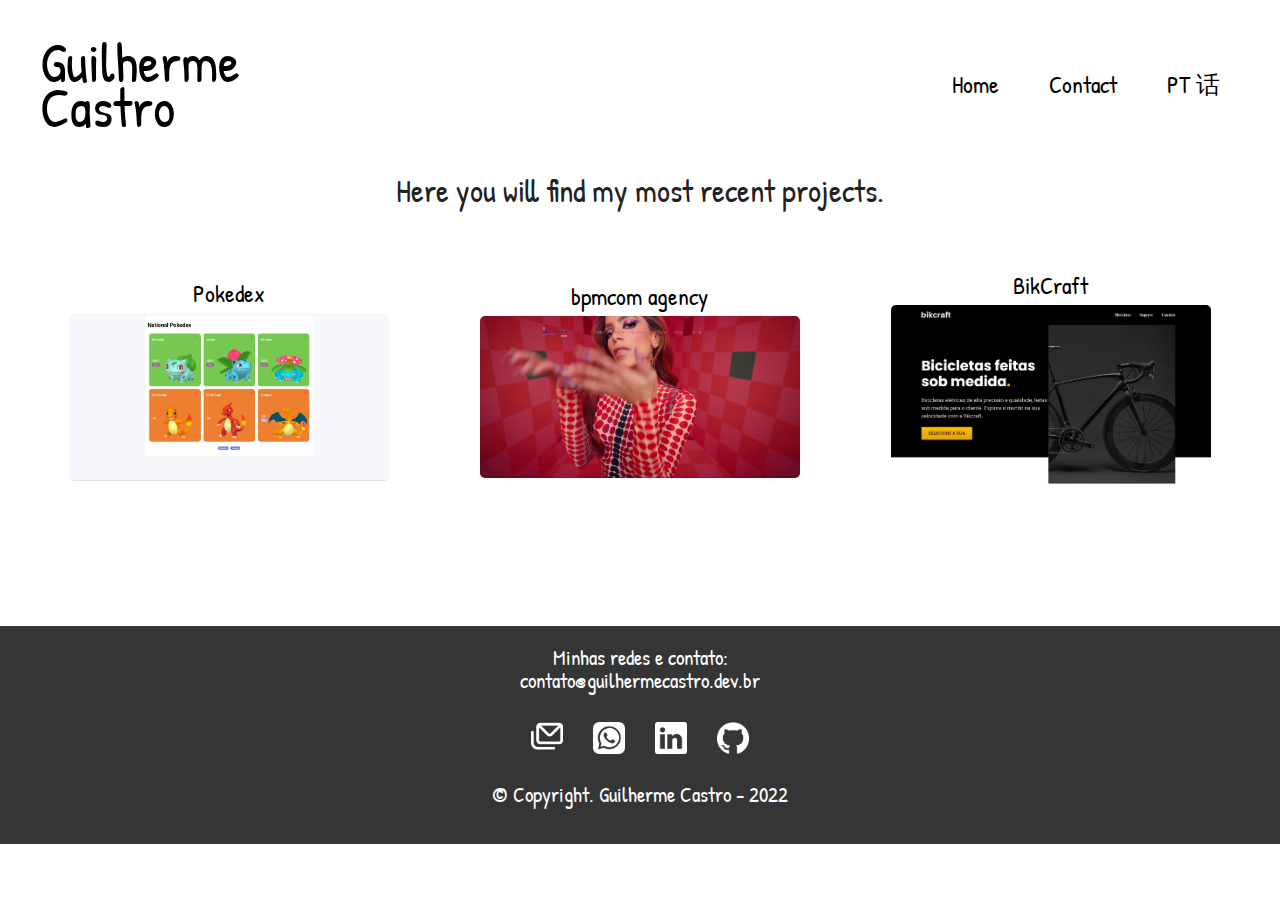
<file: projects.html>
<!DOCTYPE html>
<html lang="pt-BR">

<head>
    <meta charset="UTF-8">
    <meta name="viewport" content="width=device-width, initial-scale=1.0">
    <title>Projetos</title>
    <link rel="preconnect" href="https://fonts.googleapis.com">
    <link rel="preconnect" href="https://fonts.gstatic.com" crossorigin>
    <link href="https://fonts.googleapis.com/css2?family=Patrick+Hand&display=swap" rel="stylesheet">
    <link rel="stylesheet" href="css/style.css">
    <link rel="stylesheet" href="css/projetos.css">
</head>

<body>
    <header class="header">
        <div id="title">
            <h1>Guilherme</h1>
            <h1>Castro</h1>
        </div>
        <ul class="header-menu">
            <li><a href="./indexEN.html">Home</a></li>
            <li><a target="_blank" href="https://wa.me/5511991791911">Contact</a></li>
            <li><a href="./projetos.html">PT &#35805 </a></li>
        </ul>

    </header>

    <section class="projetos" id="projetos" aria-label="projetos">
        <div class="projetos-container">
            <div>
                <p class="projetos-texto">
                    Here you will find my most recent projects.
                </p>
                <ul class="projetos-lista">
                    <li>
                        <div class="projeto-lista">
                            <h3 class="projeto-titulo">Pokedex</h3>
                            <a href="./Portfolio/pokedex/index.html" target="_blank">
                                <img src="./images/projetos/Pokedex.jpg" class="projetos-thumb">
                            </a>
                        </div>
                    </li>
                    <li>
                        <div class="projeto-lista">
                            <h3 class="projeto-titulo">bpmcom agency</h3>
                            <a href="http://bpmcom.com.br/" target="_blank">
                                <img src="./images/projetos/bpm.jpg" class="projetos-thumb">
                            </a>
                        </div>
                    </li>
                    <li>
                        <div class="projeto-lista">
                            <h3 class="projeto-titulo">BikCraft</h3>
                            <a href="./Portfolio/bikcraft/index.html" target="_blank">
                                <img src="./images/projetos/bikcraft.jpg" class="projetos-thumb">
                            </a>
                        </div>
                    </li>
                </ul>
            </div>
        </div>

    </section>





    <footer class="footer" id="contato">
        <div class="footer-container">
            <p class="footer-texto">Minhas redes e contato: <br>contato@guilhermecastro.dev.br</p>
            <ul class="footer-contato">
                <li><A target="_blank" href="mailto:contato@guilhermecastro.dev.br"><img src="./images/mail.png" alt="E-mail"></A></li>
                <li><a target="_blank" href="https://wa.me/5511976822064"><img src="./images/whatsapp.png" alt="Whatsapp"></a></li>
                <li><a target="_blank" href="https://www.linkedin.com/in/cguiama"><img src="./images/linkedin.png" alt="Linkedin"></a></li>
                <li><a target="_blank" href="https://github.com/cguiama"><img src="./images/Github.png" alt="Github"></a></li>
            </ul>
            <p class="footer-copy">© Copyright. Guilherme Castro - 2022</p>
        </div>

    </footer>
</body>

</html>
</file>
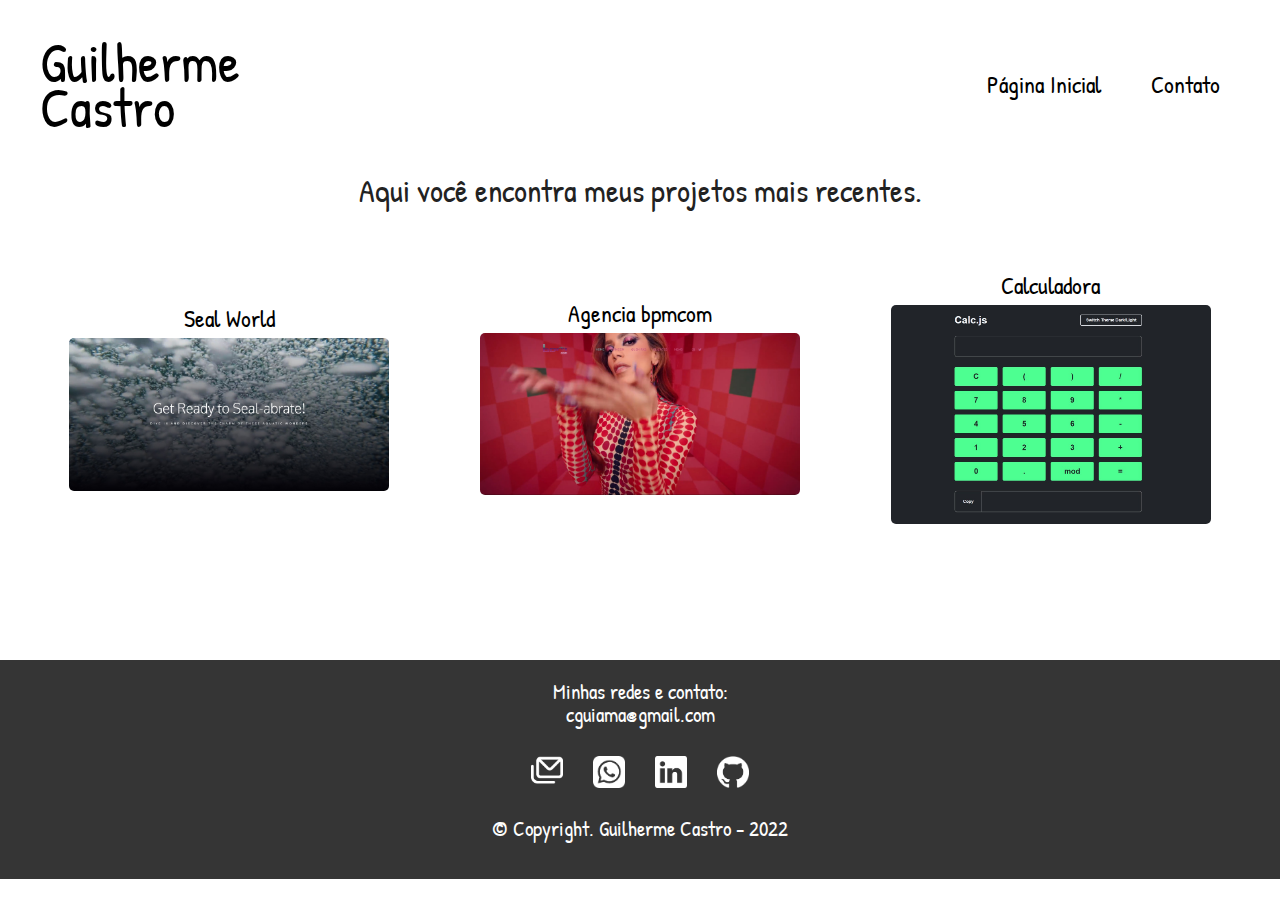
<file: projetos.html>
<!DOCTYPE html>
<html lang="pt-BR">

<head>
    <meta charset="UTF-8">
    <meta name="viewport" content="width=device-width, initial-scale=1.0">
    <title>Projetos</title>
    <link rel="preconnect" href="https://fonts.googleapis.com">
    <link rel="preconnect" href="https://fonts.gstatic.com" crossorigin>
    <link href="https://fonts.googleapis.com/css2?family=Patrick+Hand&display=swap" rel="stylesheet">
    <link rel="stylesheet" href="css/style.css">
    <link rel="stylesheet" href="css/projetos.css">
</head>

<body>
    <header class="header">
        <div id="title">
            <h1>Guilherme</h1>
            <h1>Castro</h1>
        </div>
        <ul class="header-menu">
            <li><a href="./index.html">Página Inicial</a></li>
            <li><a target="_blank" href="https://wa.me/5511991791911">Contato</a></li>
            <!-- <li><a href="./projects.html">EN &#35805 </a></li>-->
        </ul>

    </header>

    <main class="projetos" id="projetos" aria-label="projetos">
        <div class="projetos-container">
            <div>
                <p class="projetos-texto">
                    Aqui você encontra meus projetos mais recentes.
                </p>
                <ul class="projetos-lista">
                    <!-- <li>
                        <div class="projeto-lista">
                            <h3 class="projeto-titulo">Pokedex</h3>
                            <a href="./Portfolio/pokedex/index.html" target="_blank">
                                <img src="./images/projetos/Pokedex.jpg" class="projetos-thumb">
                            </a>
                        </div>
                    </li>
                    -->
                    <li>
                        <div class="projeto-lista">
                            <h3 class="projeto-titulo">Seal World</h3>
                            <a href="https://cguiama.github.io/seal-world/" target="_blank">
                                <img src="./images/projetos/seal-world.jpg" class="projetos-thumb">
                            </a>
                        </div>
                    </li>
                    <li>
                        <div class="projeto-lista">
                            <h3 class="projeto-titulo">Agencia bpmcom</h3>
                            <a href="http://bpmcom.com.br/" target="_blank">
                                <img src="./images/projetos/bpm.jpg" class="projetos-thumb">
                            </a>
                        </div>
                    </li>
                    <!--
                    <li>
                        <div class="projeto-lista">
                            <h3 class="projeto-titulo">BikCraft</h3>
                            <a href="./Portfolio/bikcraft/index.html" target="_blank">
                                <img src="./images/projetos/bikcraft.jpg" class="projetos-thumb">
                            </a>
                        </div>
                    </li>
                    -->
                    <li>
                        <div class="projeto-lista">
                            <h3 class="projeto-titulo">Calculadora</h3>
                            <a href="https://cguiama.github.io/calculadora/" target="_blank">
                                <img src="./images/projetos/calculadora.jpg" class="projetos-thumb">
                            </a>
                        </div>
                    </li>
                </ul>
            </div>
        </div>

    </main>
    <footer class="footer" id="contato">
        <div class="footer-container">
            <p class="footer-texto">Minhas redes e contato: <br>cguiama@gmail.com</p>
            <ul class="footer-contato">
                <li><A target="_blank" href="mailto:contato@guilhermecastro.dev.br"><img src="./images/mail.png" alt="E-mail"></A></li>
                <li><a target="_blank" href="https://wa.me/5511976822064"><img src="./images/whatsapp.png" alt="Whatsapp"></a></li>
                <li><a target="_blank" href="https://www.linkedin.com/in/cguiama"><img src="./images/linkedin.png" alt="Linkedin"></a></li>
                <li><a target="_blank" href="https://github.com/cguiama"><img src="./images/Github.png" alt="Github"></a></li>
            </ul>
            <p class="footer-copy">© Copyright. Guilherme Castro - 2022</p>
        </div>

    </footer>
</body>

</html>
</file>
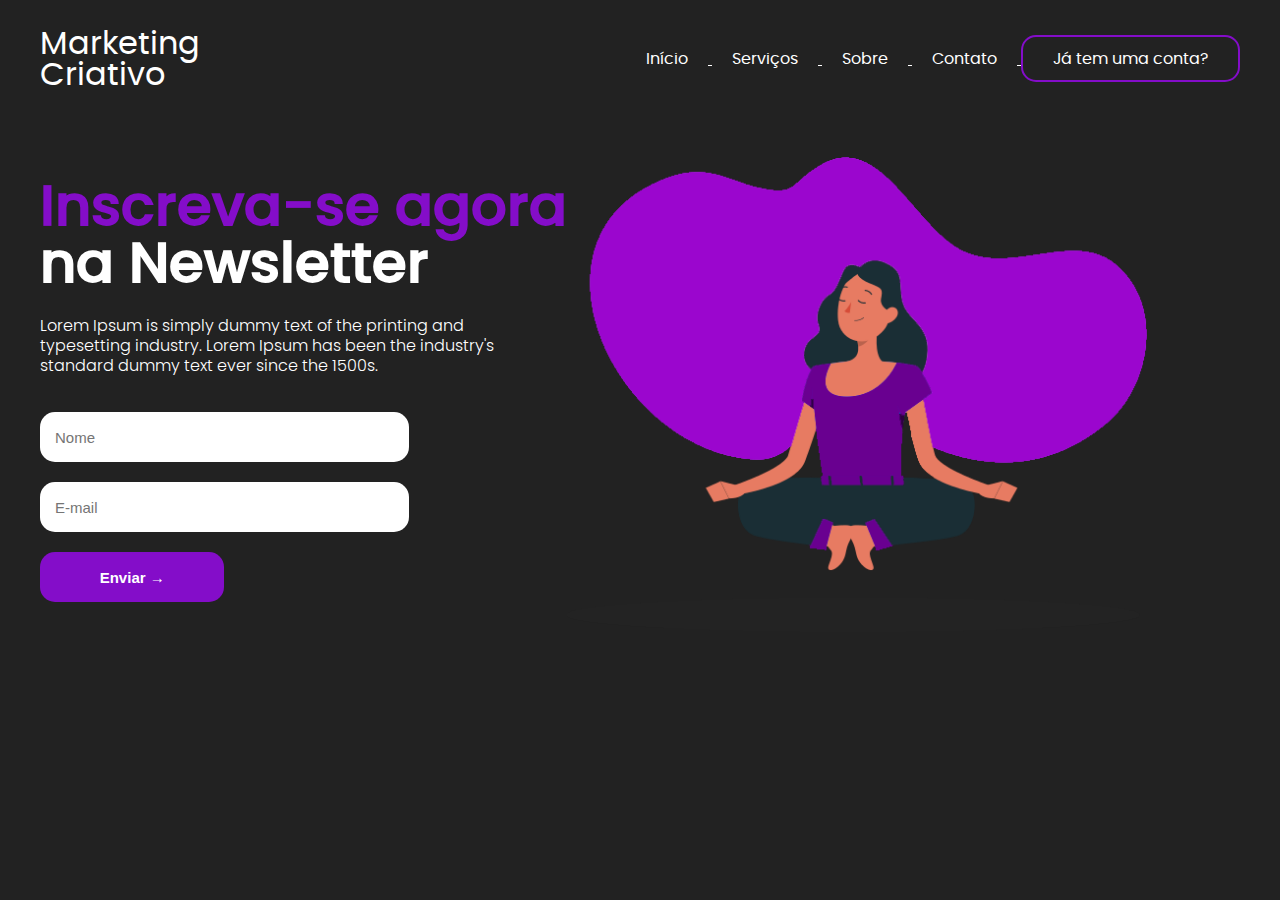
<file: LandingPageSaints/indx.html>
<!DOCTYPE html>
<html lang="pt-BR" xmlns="http://www.w3.org/1999/html">

<head>
    <meta charset="UTF-8">
    <title>Landing Page</title>
    <meta name="viewport" content="width=device-width, initial-scale-1.0">
    <link rel="stylesheet" href="./styles/style.css">
    <link rel="stylesheet" href="./styles/fonts.css">
    <link rel="stylesheet" href="styles/media.css">

</head>

<body>
    <header>
        <div id="title">
            <h1>Marketing</h1>
            <h1>Criativo</h1>
        </div>

        <ul>
            <a href="#">
                <li>Início</li>
            </a>
            <a href="#">
                <li>Serviços</li>
            </a>
            <a href="#">
                <li>Sobre</li>
            </a>
            <a href="#">
                <li>Contato</li>
            </a>
            <a href="#" id="inscreva-btn">
                <li>Já tem uma conta?</li>
            </a>
        </ul>
    </header>

    <main>
        <aside>
            <h2><span>Inscreva-se agora</span></h2>
            <h2>na Newsletter</h2>

            <p>Lorem Ipsum is simply dummy text of the printing and typesetting industry. Lorem Ipsum has been the
                industry's standard dummy text ever since the 1500s.</p>
            <form>
                <input type="text" placeholder="Nome">
                <input type="email" placeholder="E-mail">
                <input type="submit" value="Enviar →">
            </form>
        </aside>
        <article>
            <img src="./components/images/77d0a7c454e658833800528e748edbe9.png" alt="flying-purple-woman">
        </article>
    </main>

</body>

</html>
</file>
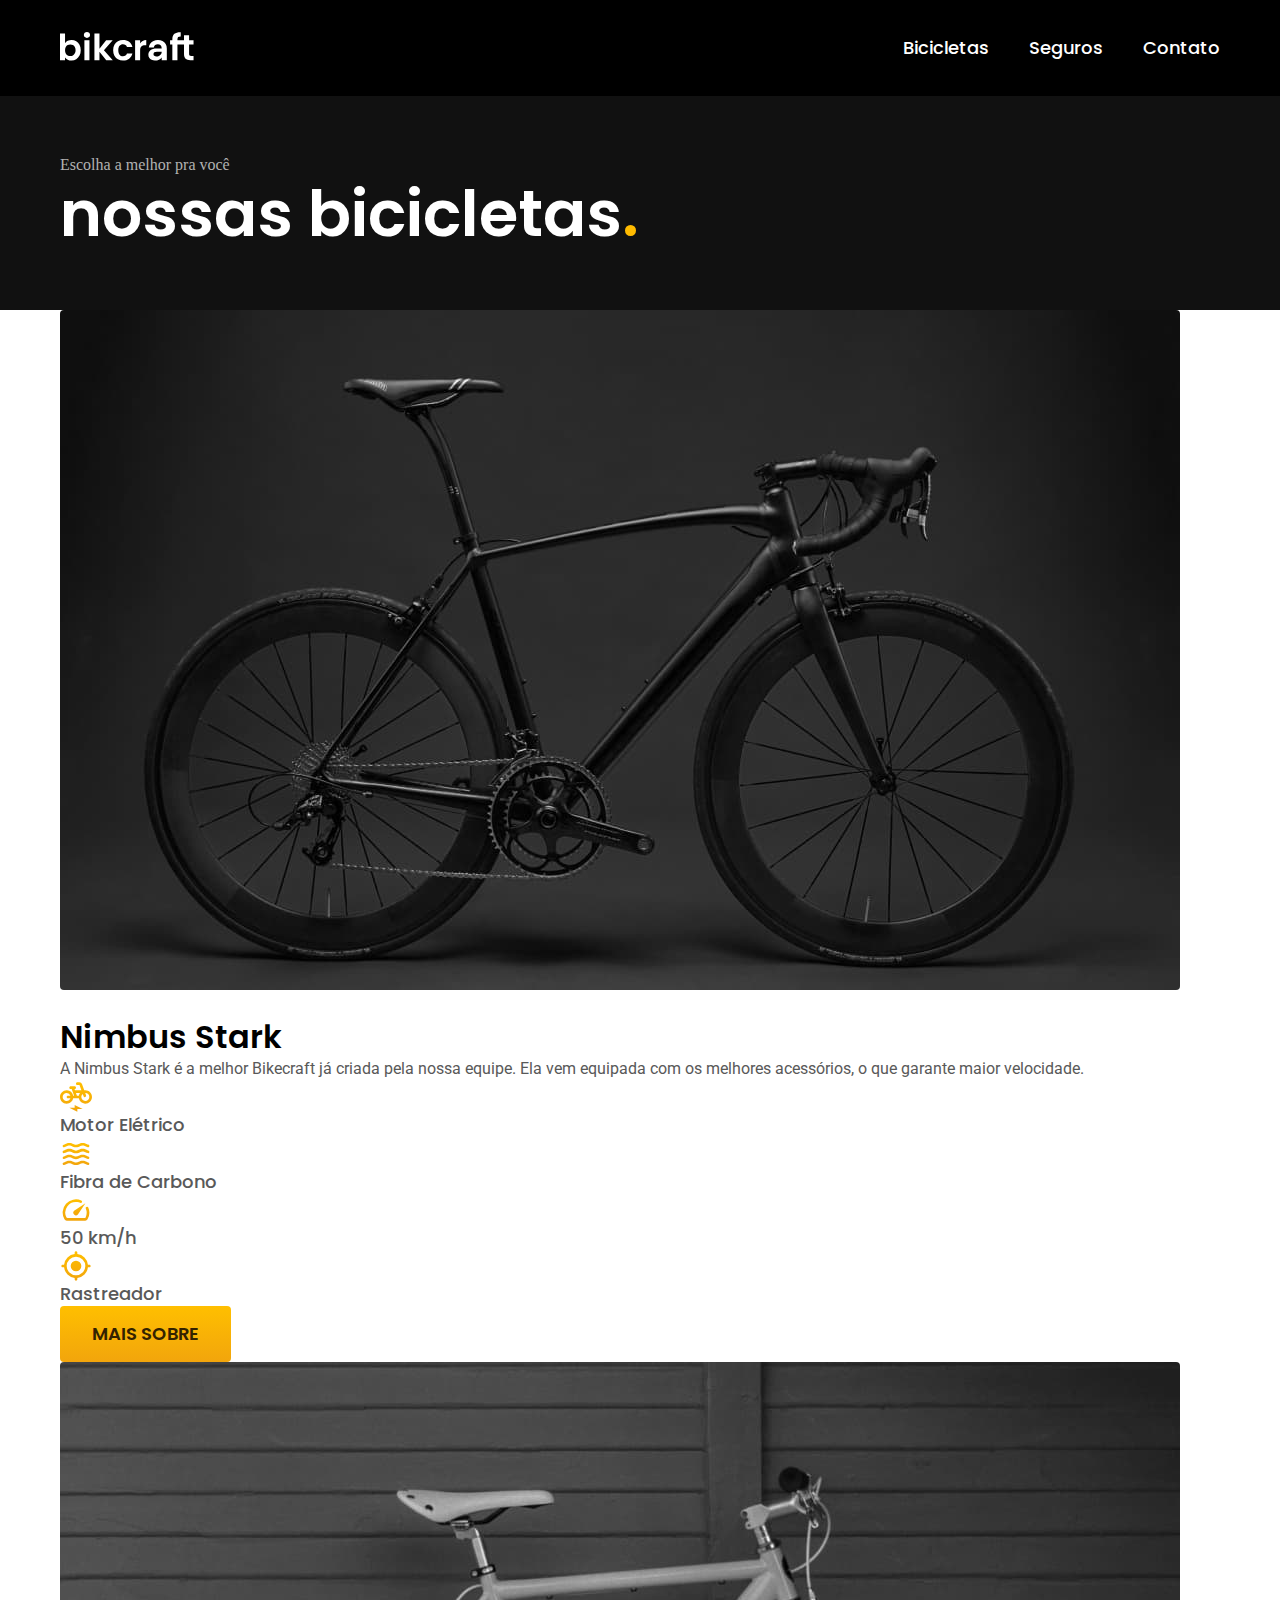
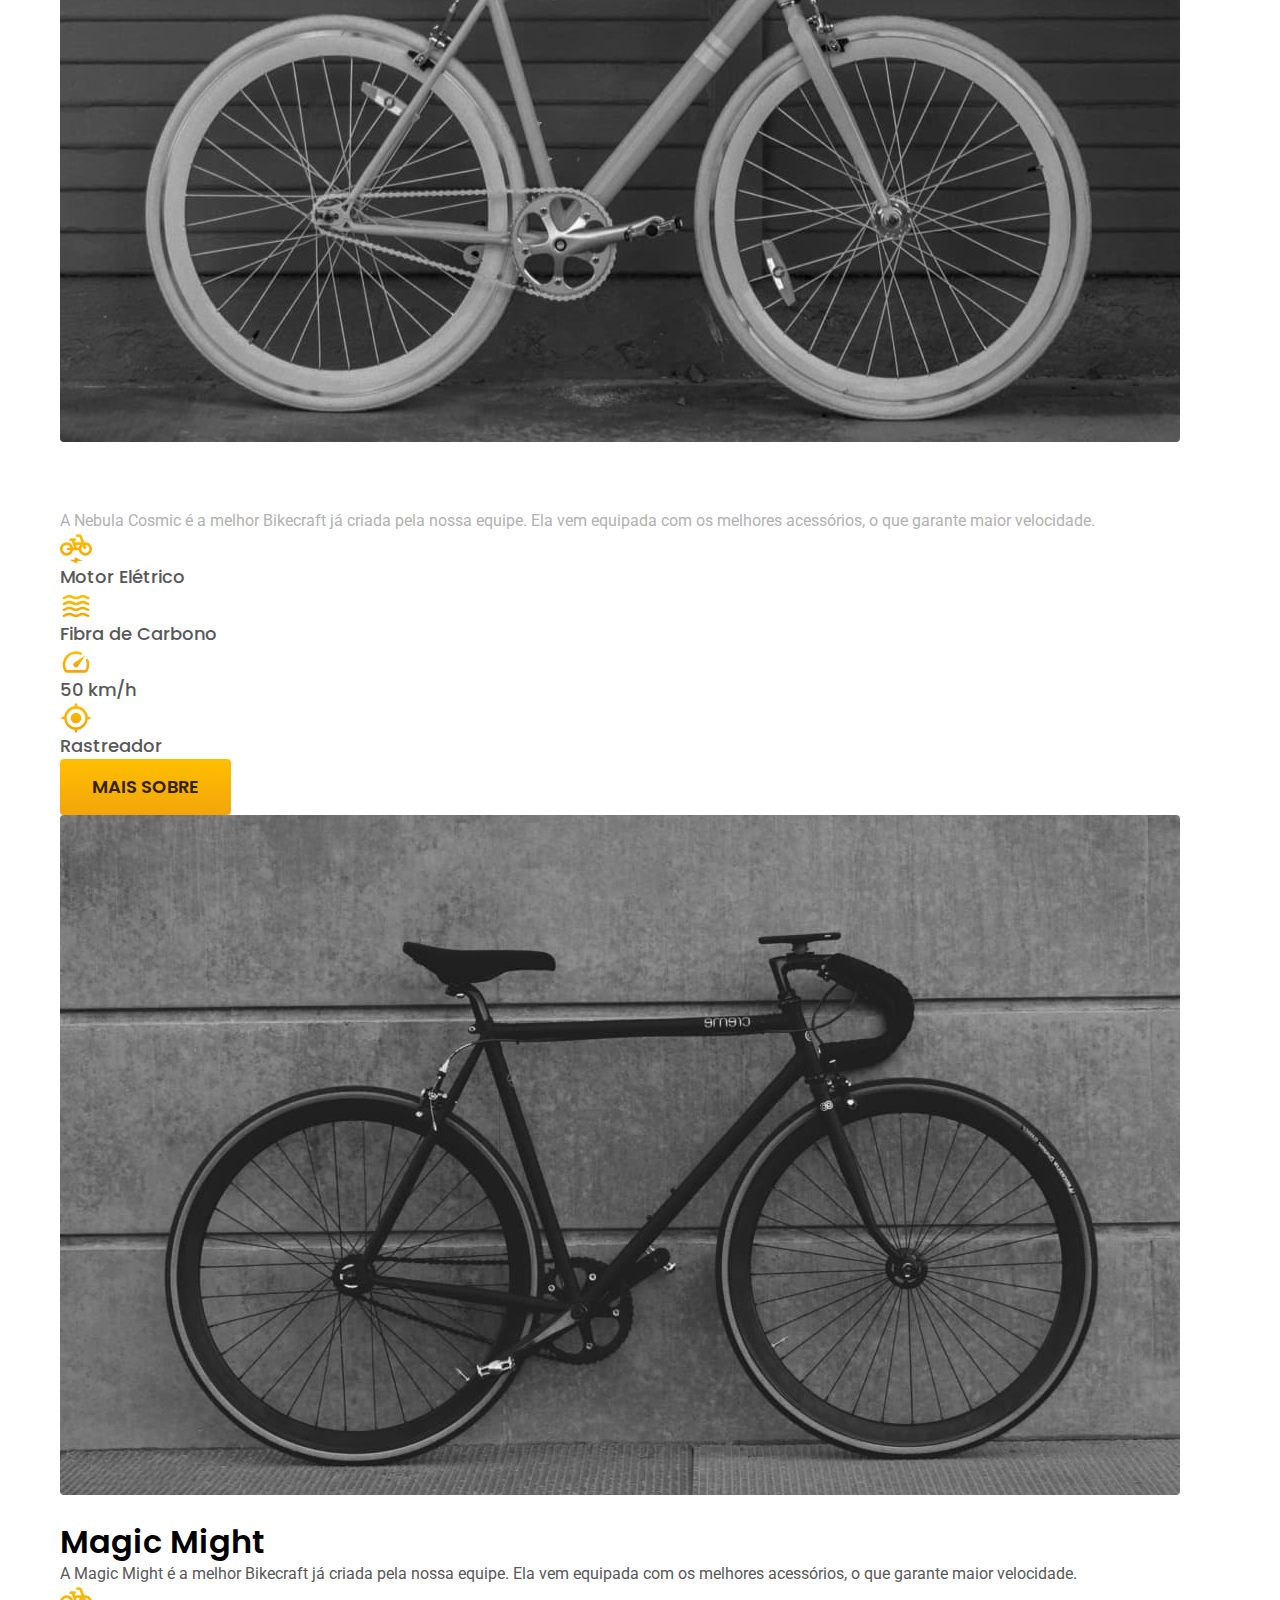
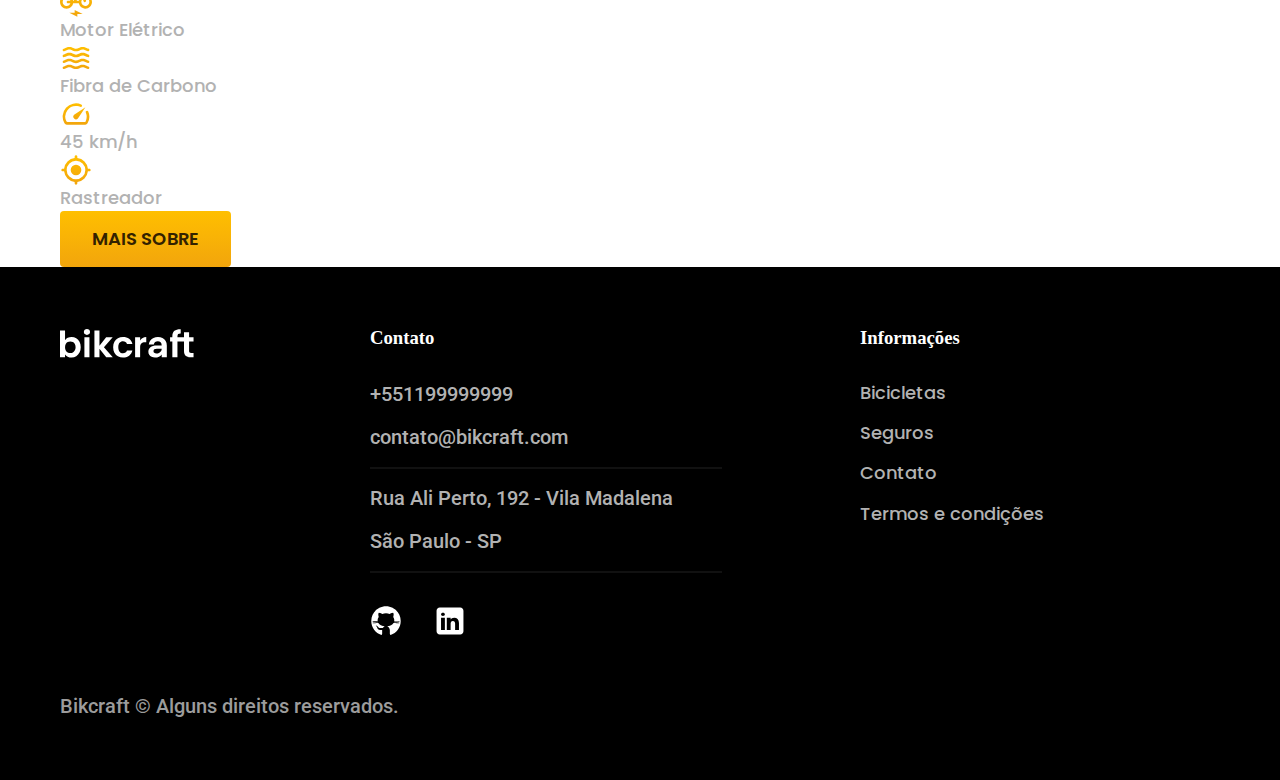
<file: Portfolio/bikcraft/bicicletas.html>
<!DOCTYPE html>
<html lang="pt-br">

<head>
	<meta charset="UTF-8">
	<meta name="viewport" content="width=device-width, initial-scale=1.0">
	<title>Bicicletas - Bikcraft</title>
	<meta name="description" content="Bicicletas elétricas de alta precisão e qualidade,  feitas sob medida para o cliente. Explore o mundo na sua velocidade com a Bikcraft.">
	<link rel="stylesheet" href="./css/style.css">
	<!-- Google Fonts -->
	<link rel="preconnect" href="https://fonts.googleapis.com">
	<link rel="preconnect" href="https://fonts.gstatic.com" crossorigin>
	<link href="https://fonts.googleapis.com/css2?family=Merriweather:ital,wght@0,300;0,400;0,700;0,900;1,300;1,400;1,700;1,900&family=Poppins:ital,wght@0,100;0,200;0,300;0,400;0,500;0,600;0,700;0,800;0,900;1,100;1,200;1,300;1,400;1,500;1,600;1,700;1,800;1,900&family=Roboto:ital,wght@0,100;0,300;0,400;0,500;0,700;0,900;1,100;1,300;1,400;1,500;1,700;1,900&display=swap" rel="stylesheet">
</head>

<body id="bicicletas">
	<header class="header-bg">
		<div class="header container">
			<a href="./contatos.html">
				<svg width="136" height="32" fill="none" xmlns="http://www.w3.org/2000/svg">
					<path d="M5.04 13.196c.648-.96 1.536-1.74 2.664-2.34 1.152-.6 2.46-.9 3.924-.9 1.704 0 3.24.42 4.608 1.26 1.392.84 2.484 2.04 3.276 3.6.816 1.536 1.224 3.324 1.224 5.364s-.408 3.852-1.224 5.436c-.792 1.56-1.884 2.772-3.276 3.636-1.368.864-2.904 1.296-4.608 1.296-1.488 0-2.796-.288-3.924-.864-1.104-.6-1.992-1.368-2.664-2.304v2.844H0V3.584h5.04v9.612Zm10.548 6.984c0-1.2-.252-2.232-.756-3.096-.48-.888-1.128-1.56-1.944-2.016a5.104 5.104 0 0 0-2.592-.684c-.912 0-1.776.24-2.592.72-.792.456-1.44 1.128-1.944 2.016-.48.888-.72 1.932-.72 3.132 0 1.2.24 2.244.72 3.132.504.888 1.152 1.572 1.944 2.052.816.456 1.68.684 2.592.684.936 0 1.8-.24 2.592-.72.816-.48 1.464-1.164 1.944-2.052.504-.888.756-1.944.756-3.168ZM26.954 7.904c-.888 0-1.632-.276-2.232-.828-.576-.576-.864-1.284-.864-2.124 0-.84.288-1.536.864-2.088.6-.576 1.344-.864 2.232-.864.888 0 1.62.288 2.196.864.6.552.9 1.248.9 2.088 0 .84-.3 1.548-.9 2.124-.576.552-1.308.828-2.196.828Zm2.484 2.376v19.944h-5.04V10.28h5.04Zm16.788 19.944-6.768-8.496v8.496h-5.04V3.584h5.04V18.74l6.696-8.46h6.552l-8.784 10.008 8.856 9.936h-6.552Zm6.919-9.972c0-2.064.42-3.864 1.26-5.4.84-1.56 2.004-2.76 3.492-3.6 1.488-.864 3.192-1.296 5.112-1.296 2.472 0 4.512.624 6.12 1.872 1.632 1.224 2.724 2.952 3.276 5.184H66.97c-.288-.864-.78-1.536-1.476-2.016-.672-.504-1.512-.756-2.52-.756-1.44 0-2.58.528-3.42 1.584-.84 1.032-1.26 2.508-1.26 4.428 0 1.896.42 3.372 1.26 4.428.84 1.032 1.98 1.548 3.42 1.548 2.04 0 3.372-.912 3.996-2.736h5.436c-.552 2.16-1.644 3.876-3.276 5.148-1.632 1.272-3.672 1.908-6.12 1.908-1.92 0-3.624-.42-5.112-1.26a9.161 9.161 0 0 1-3.492-3.6c-.84-1.56-1.26-3.372-1.26-5.436h-.001Zm26.993-6.876a7.133 7.133 0 0 1 2.52-2.484c1.056-.6 2.256-.9 3.6-.9v5.292h-1.332c-1.584 0-2.784.372-3.6 1.116-.792.744-1.188 2.04-1.188 3.888v9.936h-5.04V10.28h5.04v3.096Zm21.574 14.004c-.552.912-1.452 1.68-2.7 2.304-1.248.6-2.592.9-4.032.9-1.248 0-2.376-.252-3.384-.756s-1.8-1.2-2.376-2.088c-.576-.888-.864-1.908-.864-3.06 0-1.848.684-3.36 2.052-4.536 1.392-1.176 3.468-1.764 6.228-1.764h5.076c-.048-1.272-.42-2.28-1.116-3.024-.672-.768-1.608-1.152-2.808-1.152-1.056 0-1.932.288-2.628.864-.696.552-1.14 1.332-1.332 2.34h-5.04c.24-1.44.756-2.724 1.548-3.852a8.143 8.143 0 0 1 3.168-2.664c1.32-.648 2.796-.972 4.428-.972 1.68 0 3.192.348 4.536 1.044a7.7 7.7 0 0 1 3.204 2.988c.768 1.296 1.152 2.82 1.152 4.572v11.7h-5.112V27.38Zm-5.256-.864c.84 0 1.656-.18 2.448-.54.816-.36 1.488-.9 2.016-1.62.528-.72.792-1.572.792-2.556v-.144h-4.788c-1.152 0-2.016.228-2.592.684-.552.456-.828 1.056-.828 1.8 0 .72.252 1.296.756 1.728.528.432 1.26.648 2.196.648Zm20.997-12.096v15.804h-5.112V14.42h-2.268v-4.14h2.268V9.272c0-2.448.696-4.248 2.088-5.4 1.392-1.152 3.492-1.692 6.3-1.62V6.5c-1.224-.024-2.076.18-2.556.612s-.72 1.212-.72 2.34v.828h6.55V5.348h5.076v4.932h4.464v4.14h-4.464v9.648c0 .672.156 1.164.468 1.476.336.288.888.432 1.656.432h2.34v4.248h-3.168c-4.248 0-6.372-2.064-6.372-6.192V14.42h-6.55Z" fill="#fff" />
				</svg>
			</a>
			<nav>
				<ul class="header-menu font-1-m cor-0">
					<li><a href="./bicicletas.html">Bicicletas</a></li>
					<li><a href="./seguros.html">Seguros</a></li>
					<li><a href="./contato.html">Contato</a></li>
				</ul>
			</nav>
		</div>
	</header>
	<main>
		<section class="titulo-bg" aria-label="Bicicletas">
			<div class="titulo container">
				<p class="font-2-lb cor-5">Escolha a melhor pra você</p>
				<h2 class="font-1-xxl cor-0">nossas bicicletas<span class="cor-p1">.</span> </h2>
			</div>
		</section>
		<article class="bicicletas-bg">
			<section class="bicicletas container">
				<div class="bicicletas-imagem"><img src="./img/bicicletas/nimbus.jpg" alt="Bicicleta Preta">
					<span class="font-2-m cor-0">R$ 4999</span>
				</div>
				<div class="bicicletas-conteudo">
					<h2 class="font-1-xl">Nimbus Stark</h2>
					<p class="font-2-s cor-8">A Nimbus Stark é a melhor Bikecraft já criada pela nossa equipe. Ela vem equipada com os melhores acessórios, o que garante maior velocidade.</p>
					<ul class="font-1-m cor-8">
						<li><img src="./img/icones/eletrica.svg" alt="">Motor Elétrico</li>
						<li><img src="./img/icones/carbono.svg" alt="">Fibra de Carbono</li>
						<li><img src="./img/icones/velocidade.svg" alt="">50 km/h</li>
						<li><img src="./img/icones/rastreador.svg" alt="">Rastreador</li>
					</ul>
					<a class="botao seta" href="./bicicletas/nimbus.html">Mais Sobre</a>
				</div>
			</section>
		</article>
		<article class="bicicletas-bg">
			<section class="bicicletas container">
				<div class="bicicletas-imagem"><img src="./img/bicicletas/nebula.jpg" alt="Bicicleta Preta">
					<span class="font-2-m cor-0">R$ 3999</span>
				</div>
				<div class="bicicletas-conteudo">
					<h2 class="font-1-xl cor-0">Nebula Cosmic</h2>
					<p class="font-2-s cor-5">A Nebula Cosmic é a melhor Bikecraft já criada pela nossa equipe. Ela vem equipada com os melhores acessórios, o que garante maior velocidade.</p>
					<ul class="font-1-m cor-8">
						<li><img src="./img/icones/eletrica.svg" alt="">Motor Elétrico</li>
						<li><img src="./img/icones/carbono.svg" alt="">Fibra de Carbono</li>
						<li><img src="./img/icones/velocidade.svg" alt="">50 km/h</li>
						<li><img src="./img/icones/rastreador.svg" alt="">Rastreador</li>
					</ul>
					<a class="botao seta" href="./bicicletas/nebula.html">Mais Sobre</a>
				</div>
			</section>
		</article>
		<article class="bicicletas-bg">
			<section class="bicicletas container">
				<div class="bicicletas-imagem"><img src="./img/bicicletas/magic.jpg" alt="Bicicleta Preta">
					<span class="font-2-m cor-0">R$ 2999</span>
				</div>
				<div class="bicicletas-conteudo">
					<h2 class="font-1-xl">Magic Might</h2>
					<p class="font-2-s cor-8">A Magic Might é a melhor Bikecraft já criada pela nossa equipe. Ela vem equipada com os melhores acessórios, o que garante maior velocidade.</p>
					<ul class="font-1-m cor-5">
						<li><img src="./img/icones/eletrica.svg" alt="">Motor Elétrico</li>
						<li><img src="./img/icones/carbono.svg" alt="">Fibra de Carbono</li>
						<li><img src="./img/icones/velocidade.svg" alt="">45 km/h</li>
						<li><img src="./img/icones/rastreador.svg" alt="">Rastreador</li>
					</ul>
					<a class="botao seta" href="./bicicletas/magic.html">Mais Sobre</a>
				</div>
			</section>
		</article>
	</main>
	<footer class="footer-bg">
		<section class="footer container" aria-label="Rodapé">
			<img src="./img/bikcraft.svg" alt="Logotipo BikCraft">
			<section class="footer-contato" aria-label="Contatos">
				<h3 class="font-2-lb cor-0">Contato</h3>
				<ul class="footer-contatos-data cor-5 font-2-m">
					<li><a href="tel:+551199999999">+551199999999</a></li>
					<li><a href="mailto:cguiama@gmail.com">contato@bikcraft.com</a></li>
					<li>Rua Ali Perto, 192 - Vila Madalena</li>
					<li>São Paulo - SP</li>
				</ul>
				<ul class="footer-redes">
					<li>
						<a href="https://github.com/cguiama">
							<img src="./img/redes/github.svg" alt="Github">
						</a>
					</li>
					<li>
						<a href="https://www.linkedin.com/in/cguiama/">
							<img src="./img/redes/linkedin.svg" alt="Linkedin">
						</a>
					</li>
				</ul>
			</section>
			<nav class="footer-informacoes">
				<h3 class="font-2-lb cor-0">Informações</h3>
				<ul class="font-1-m cor-5">
					<li><a href="./bicicletas.html">Bicicletas</a></li>
					<li><a href="./seguros.html">Seguros</a></li>
					<li><a href="./contato.html">Contato</a></li>
					<li><a href="./termos.html">Termos e condições</a></li>
				</ul>
			</nav>
			<p class="footer-copy font-2-m cor-6">Bikcraft © Alguns direitos reservados.</p>
		</section>
	</footer>
</body>
</file>
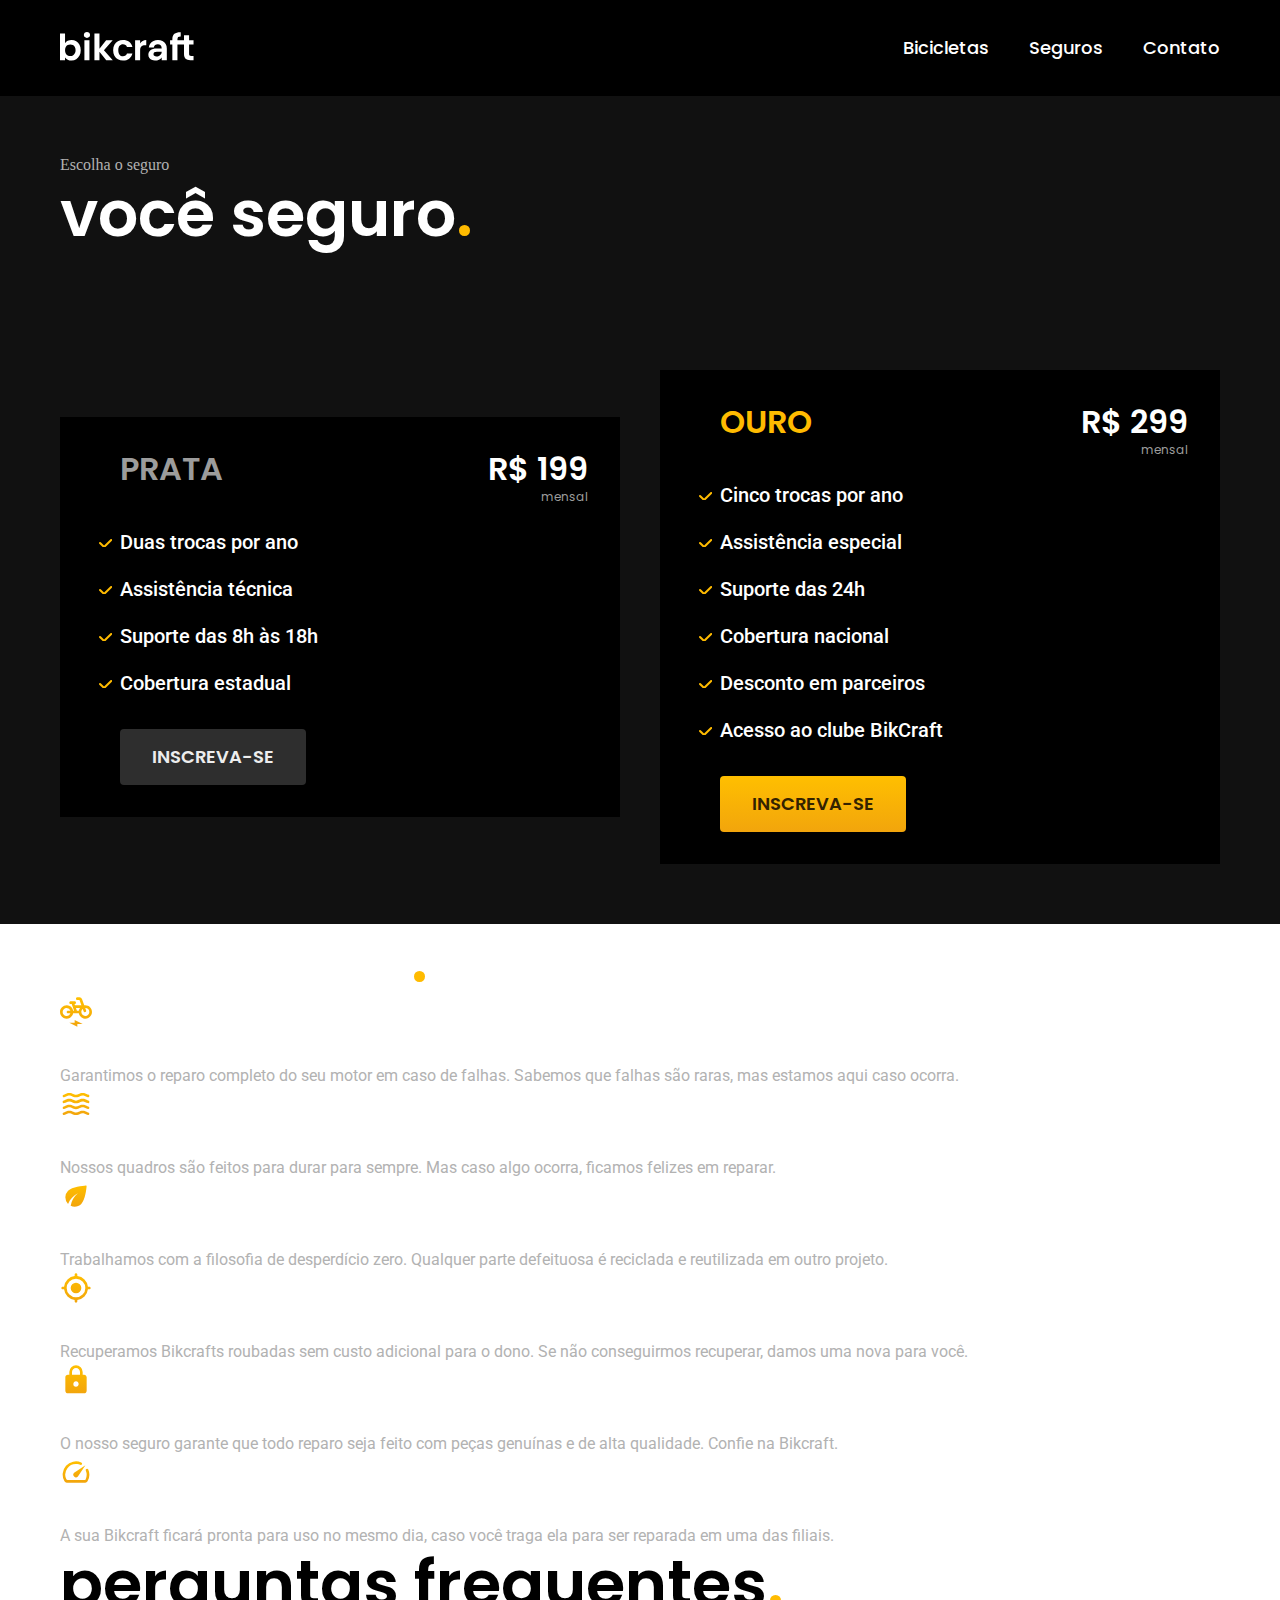
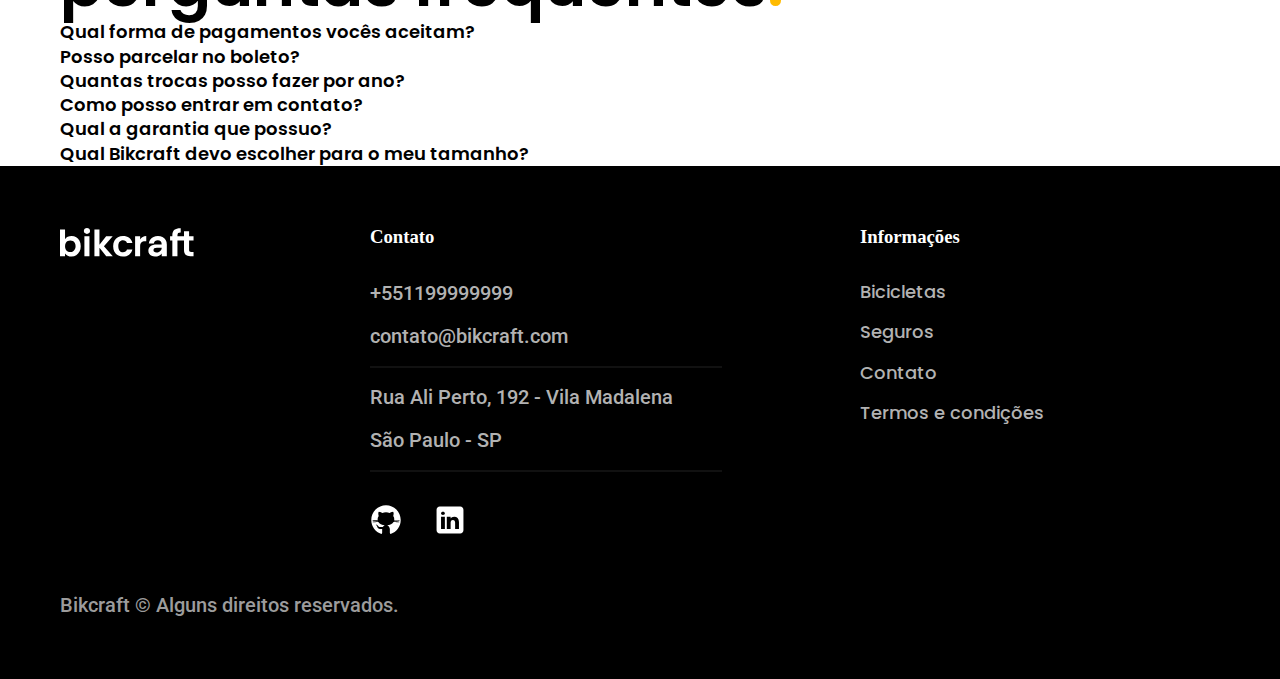
<file: Portfolio/bikcraft/seguros.html>
<!DOCTYPE html>
<html lang="pt-br">

<head>
	<meta charset="UTF-8">
	<meta name="viewport" content="width=device-width, initial-scale=1.0">
	<title>Seguros | Bikcraft</title>
	<meta name="description" content="Bicicletas elétricas de alta precisão e qualidade,  feitas sob medida para o cliente. Explore o mundo na sua velocidade com a Bikcraft.">
	<link rel="stylesheet" href="./css/style.css">
	<!-- Google Fonts -->
	<link rel="preconnect" href="https://fonts.googleapis.com">
	<link rel="preconnect" href="https://fonts.gstatic.com" crossorigin>
	<link href="https://fonts.googleapis.com/css2?family=Merriweather:ital,wght@0,300;0,400;0,700;0,900;1,300;1,400;1,700;1,900&family=Poppins:ital,wght@0,100;0,200;0,300;0,400;0,500;0,600;0,700;0,800;0,900;1,100;1,200;1,300;1,400;1,500;1,600;1,700;1,800;1,900&family=Roboto:ital,wght@0,100;0,300;0,400;0,500;0,700;0,900;1,100;1,300;1,400;1,500;1,700;1,900&display=swap" rel="stylesheet">
</head>

<body id="seguros">
	<header class="header-bg">
		<div class="header container">
			<a href="./contatos.html">
				<svg width="136" height="32" fill="none" xmlns="http://www.w3.org/2000/svg">
					<path d="M5.04 13.196c.648-.96 1.536-1.74 2.664-2.34 1.152-.6 2.46-.9 3.924-.9 1.704 0 3.24.42 4.608 1.26 1.392.84 2.484 2.04 3.276 3.6.816 1.536 1.224 3.324 1.224 5.364s-.408 3.852-1.224 5.436c-.792 1.56-1.884 2.772-3.276 3.636-1.368.864-2.904 1.296-4.608 1.296-1.488 0-2.796-.288-3.924-.864-1.104-.6-1.992-1.368-2.664-2.304v2.844H0V3.584h5.04v9.612Zm10.548 6.984c0-1.2-.252-2.232-.756-3.096-.48-.888-1.128-1.56-1.944-2.016a5.104 5.104 0 0 0-2.592-.684c-.912 0-1.776.24-2.592.72-.792.456-1.44 1.128-1.944 2.016-.48.888-.72 1.932-.72 3.132 0 1.2.24 2.244.72 3.132.504.888 1.152 1.572 1.944 2.052.816.456 1.68.684 2.592.684.936 0 1.8-.24 2.592-.72.816-.48 1.464-1.164 1.944-2.052.504-.888.756-1.944.756-3.168ZM26.954 7.904c-.888 0-1.632-.276-2.232-.828-.576-.576-.864-1.284-.864-2.124 0-.84.288-1.536.864-2.088.6-.576 1.344-.864 2.232-.864.888 0 1.62.288 2.196.864.6.552.9 1.248.9 2.088 0 .84-.3 1.548-.9 2.124-.576.552-1.308.828-2.196.828Zm2.484 2.376v19.944h-5.04V10.28h5.04Zm16.788 19.944-6.768-8.496v8.496h-5.04V3.584h5.04V18.74l6.696-8.46h6.552l-8.784 10.008 8.856 9.936h-6.552Zm6.919-9.972c0-2.064.42-3.864 1.26-5.4.84-1.56 2.004-2.76 3.492-3.6 1.488-.864 3.192-1.296 5.112-1.296 2.472 0 4.512.624 6.12 1.872 1.632 1.224 2.724 2.952 3.276 5.184H66.97c-.288-.864-.78-1.536-1.476-2.016-.672-.504-1.512-.756-2.52-.756-1.44 0-2.58.528-3.42 1.584-.84 1.032-1.26 2.508-1.26 4.428 0 1.896.42 3.372 1.26 4.428.84 1.032 1.98 1.548 3.42 1.548 2.04 0 3.372-.912 3.996-2.736h5.436c-.552 2.16-1.644 3.876-3.276 5.148-1.632 1.272-3.672 1.908-6.12 1.908-1.92 0-3.624-.42-5.112-1.26a9.161 9.161 0 0 1-3.492-3.6c-.84-1.56-1.26-3.372-1.26-5.436h-.001Zm26.993-6.876a7.133 7.133 0 0 1 2.52-2.484c1.056-.6 2.256-.9 3.6-.9v5.292h-1.332c-1.584 0-2.784.372-3.6 1.116-.792.744-1.188 2.04-1.188 3.888v9.936h-5.04V10.28h5.04v3.096Zm21.574 14.004c-.552.912-1.452 1.68-2.7 2.304-1.248.6-2.592.9-4.032.9-1.248 0-2.376-.252-3.384-.756s-1.8-1.2-2.376-2.088c-.576-.888-.864-1.908-.864-3.06 0-1.848.684-3.36 2.052-4.536 1.392-1.176 3.468-1.764 6.228-1.764h5.076c-.048-1.272-.42-2.28-1.116-3.024-.672-.768-1.608-1.152-2.808-1.152-1.056 0-1.932.288-2.628.864-.696.552-1.14 1.332-1.332 2.34h-5.04c.24-1.44.756-2.724 1.548-3.852a8.143 8.143 0 0 1 3.168-2.664c1.32-.648 2.796-.972 4.428-.972 1.68 0 3.192.348 4.536 1.044a7.7 7.7 0 0 1 3.204 2.988c.768 1.296 1.152 2.82 1.152 4.572v11.7h-5.112V27.38Zm-5.256-.864c.84 0 1.656-.18 2.448-.54.816-.36 1.488-.9 2.016-1.62.528-.72.792-1.572.792-2.556v-.144h-4.788c-1.152 0-2.016.228-2.592.684-.552.456-.828 1.056-.828 1.8 0 .72.252 1.296.756 1.728.528.432 1.26.648 2.196.648Zm20.997-12.096v15.804h-5.112V14.42h-2.268v-4.14h2.268V9.272c0-2.448.696-4.248 2.088-5.4 1.392-1.152 3.492-1.692 6.3-1.62V6.5c-1.224-.024-2.076.18-2.556.612s-.72 1.212-.72 2.34v.828h6.55V5.348h5.076v4.932h4.464v4.14h-4.464v9.648c0 .672.156 1.164.468 1.476.336.288.888.432 1.656.432h2.34v4.248h-3.168c-4.248 0-6.372-2.064-6.372-6.192V14.42h-6.55Z" fill="#fff" />
				</svg>
			</a>
			<nav>
				<ul class="header-menu font-1-m cor-0">
					<li><a href="./bicicletas.html">Bicicletas</a></li>
					<li><a href="./seguros.html">Seguros</a></li>
					<li><a href="./contato.html">Contato</a></li>
				</ul>
			</nav>
		</div>
	</header>
	<main class="seguros-bg">
		<section class="titulo-bg" aria-label="Titulo Seguros">
			<div class="titulo container">
				<p class="font-2-lb cor-5">Escolha o seguro</p>
				<h2 class="font-1-xxl cor-0">você seguro<span class="cor-p1">.</span> </h2>
			</div>
		</section>
		<article class="seguros container">
			<div class="seguros-item">
				<h3 class="cor-6 font-1-xl">PRATA</h3>
				<span class="font-1-xl cor-0">R$ 199<span class="font-1-xs cor-6">mensal</span></span>
				<ul class="font-2-m cor-0">
					<li>Duas trocas por ano</li>
					<li>Assistência técnica</li>
					<li>Suporte das 8h às 18h</li>
					<li>Cobertura estadual</li>
				</ul>
				<a class="botao secundario" href="./orcamento.html">Inscreva-se</a>
			</div>
			<div class="seguros-item">
				<h3 class="cor-p1 font-1-xl">OURO</h3>
				<span class="font-1-xl cor-0">R$ 299<span class="font-1-xs cor-6">mensal</span></span>
				<ul class="font-2-m cor-0">
					<li>Cinco trocas por ano</li>
					<li>Assistência especial</li>
					<li>Suporte das 24h</li>
					<li>Cobertura nacional</li>
					<li>Desconto em parceiros</li>
					<li>Acesso ao clube BikCraft</li>
				</ul>
				<a class="botao" href="./orcamento.html">Inscreva-se</a>
			</div>
		</article>

	</main>
	<article class="vantagens-bg">
		<div class="vantagens container">
			<h2 class="font-1-xxl cor-0">vantagens<span class="cor-p1">.</span></h2>
			<ul>
				<li>
					<img src="./img/icones/eletrica.svg" alt="">
					<h3 class="font-1-l cor-0">Reparo Elétrico</h3>
					<p class="font-2-s cor-5">Garantimos o reparo completo do seu motor em caso de falhas. Sabemos que falhas são raras, mas estamos aqui caso ocorra.</p>
				</li>
				<li>
					<img src="./img/icones/carbono.svg" alt="">
					<h3 class="font-1-l cor-0">Reparo do quadro</h3>
					<p class="font-2-s cor-5">Nossos quadros são feitos para durar para sempre. Mas caso algo ocorra, ficamos felizes em reparar. </p>
				</li>
				<li>
					<img src="./img/icones/sustentavel.svg" alt="">
					<h3 class="font-1-l cor-0">Sustentável</h3>
					<p class="font-2-s cor-5">Trabalhamos com a filosofia de desperdício zero. Qualquer parte defeituosa é reciclada e reutilizada em outro projeto.</p>
				</li>
				<li>
					<img src="./img/icones/rastreador.svg" alt="">
					<h3 class="font-1-l cor-0">Recuperação</h3>
					<p class="font-2-s cor-5">Recuperamos Bikcrafts roubadas sem custo adicional para o dono. Se não conseguirmos recuperar, damos uma nova para você.</p>
				</li>
				<li>
					<img src="./img/icones/seguro.svg" alt="">
					<h3 class="font-1-l cor-0">Reparo Elétrico</h3>
					<p class="font-2-s cor-5">O nosso seguro garante que todo reparo seja feito com peças genuínas e de alta qualidade. Confie na Bikcraft.</p>
				</li>
				<li>
					<img src="./img/icones/velocidade.svg" alt="">
					<h3 class="font-1-l cor-0">Rapidez</h3>
					<p class="font-2-s cor-5">A sua Bikcraft ficará pronta para uso no mesmo dia, caso você traga ela para ser reparada em uma das filiais.</p>
				</li>
			</ul>
		</div>
	</article>

	<article class="perguntas container">
		<h2 class="font-1-xxl">perguntas frequentes<span class="cor-p1">.</span></h2>
		<section>
			<details>
				<summary class="font-1-mb">Qual forma de pagamentos vocês aceitam? </summary>
				<p class="font-2-s cor-9">Aceitamos cartões de crédito com as bandeiras: Visa, Mastercard, Elo e American Express. Para pagamentos à vista também aceitamos PIX e boleto através do PagSeguro. </p>
			</details>
			<details>
				<summary class="font-1-mb">Posso parcelar no boleto? </summary>
				<p class="font-2-s cor-9">Aceitamos cartões de crédito com as bandeiras: Visa, Mastercard, Elo e American Express. Para pagamentos à vista também aceitamos PIX e boleto através do PagSeguro. </p>
			</details>
			<details>
				<summary class="font-1-mb">Quantas trocas posso fazer por ano? </summary>
				<p class="font-2-s cor-9">Aceitamos cartões de crédito com as bandeiras: Visa, Mastercard, Elo e American Express. Para pagamentos à vista também aceitamos PIX e boleto através do PagSeguro. </p>
			</details>
			<details>
				<summary class="font-1-mb">Como posso entrar em contato? </summary>
				<p class="font-2-s cor-9">Aceitamos cartões de crédito com as bandeiras: Visa, Mastercard, Elo e American Express. Para pagamentos à vista também aceitamos PIX e boleto através do PagSeguro. </p>
			</details>
			<details>
				<summary class="font-1-mb">Qual a garantia que possuo? </summary>
				<p class="font-2-s cor-9">Aceitamos cartões de crédito com as bandeiras: Visa, Mastercard, Elo e American Express. Para pagamentos à vista também aceitamos PIX e boleto através do PagSeguro. </p>
			</details>
			<details>
				<summary class="font-1-mb">Qual Bikcraft devo escolher para o meu tamanho? </summary>
				<p class="font-2-s cor-9">Aceitamos cartões de crédito com as bandeiras: Visa, Mastercard, Elo e American Express. Para pagamentos à vista também aceitamos PIX e boleto através do PagSeguro. </p>
			</details>
		</section>
	</article>
	<footer class="footer-bg">
		<section class="footer container" aria-label="Rodapé">
			<img src="./img/bikcraft.svg" alt="Logotipo BikCraft">
			<section class="footer-contato" aria-label="Contatos">
				<h3 class="font-2-lb cor-0">Contato</h3>
				<ul class="footer-contatos-data cor-5 font-2-m">
					<li><a href="tel:+551199999999">+551199999999</a></li>
					<li><a href="mailto:cguiama@gmail.com">contato@bikcraft.com</a></li>
					<li>Rua Ali Perto, 192 - Vila Madalena</li>
					<li>São Paulo - SP</li>
				</ul>
				<ul class="footer-redes">
					<li>
						<a href="https://github.com/cguiama">
							<img src="./img/redes/github.svg" alt="Github">
						</a>
					</li>
					<li>
						<a href="https://www.linkedin.com/in/cguiama/">
							<img src="./img/redes/linkedin.svg" alt="Linkedin">
						</a>
					</li>
				</ul>
			</section>
			<nav class="footer-informacoes">
				<h3 class="font-2-lb cor-0">Informações</h3>
				<ul class="font-1-m cor-5">
					<li><a href="./bicicletas.html">Bicicletas</a></li>
					<li><a href="./seguros.html">Seguros</a></li>
					<li><a href="./contato.html">Contato</a></li>
					<li><a href="./termos.html">Termos e condições</a></li>
				</ul>
			</nav>
			<p class="footer-copy font-2-m cor-6">Bikcraft © Alguns direitos reservados.</p>
		</section>
	</footer>
</body>
</file>
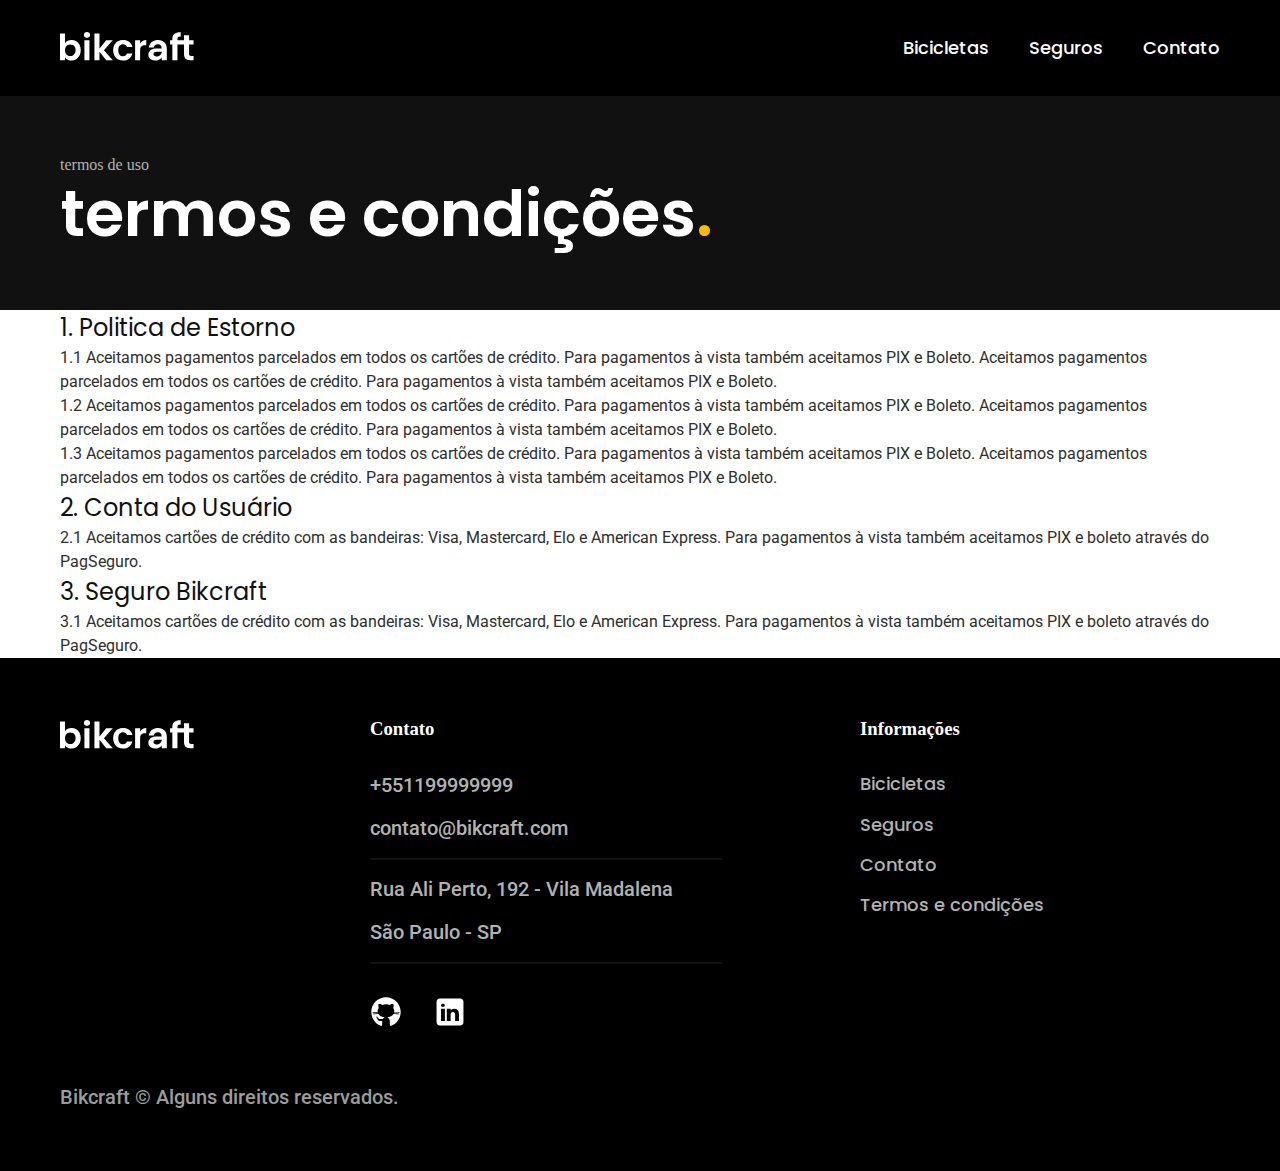
<file: Portfolio/bikcraft/termos.html>
<!DOCTYPE html>
<html lang="pt-br">

<head>
	<meta charset="UTF-8">
	<meta name="viewport" content="width=device-width, initial-scale=1.0">
	<title>Bikcraft - Bicicletas Elétricas</title>
	<meta name="description" content="Bicicletas elétricas de alta precisão e qualidade,  feitas sob medida para o cliente. Explore o mundo na sua velocidade com a Bikcraft.">
	<link rel="stylesheet" href="./css/style.css">
	<!-- Google Fonts -->
	<link rel="preconnect" href="https://fonts.googleapis.com">
	<link rel="preconnect" href="https://fonts.gstatic.com" crossorigin>
	<link href="https://fonts.googleapis.com/css2?family=Merriweather:ital,wght@0,300;0,400;0,700;0,900;1,300;1,400;1,700;1,900&family=Poppins:ital,wght@0,100;0,200;0,300;0,400;0,500;0,600;0,700;0,800;0,900;1,100;1,200;1,300;1,400;1,500;1,600;1,700;1,800;1,900&family=Roboto:ital,wght@0,100;0,300;0,400;0,500;0,700;0,900;1,100;1,300;1,400;1,500;1,700;1,900&display=swap" rel="stylesheet">
</head>

<body>
	<header class="header-bg">
		<div class="header container">
			<a href="./contatos.html">
				<svg width="136" height="32" fill="none" xmlns="http://www.w3.org/2000/svg">
					<path d="M5.04 13.196c.648-.96 1.536-1.74 2.664-2.34 1.152-.6 2.46-.9 3.924-.9 1.704 0 3.24.42 4.608 1.26 1.392.84 2.484 2.04 3.276 3.6.816 1.536 1.224 3.324 1.224 5.364s-.408 3.852-1.224 5.436c-.792 1.56-1.884 2.772-3.276 3.636-1.368.864-2.904 1.296-4.608 1.296-1.488 0-2.796-.288-3.924-.864-1.104-.6-1.992-1.368-2.664-2.304v2.844H0V3.584h5.04v9.612Zm10.548 6.984c0-1.2-.252-2.232-.756-3.096-.48-.888-1.128-1.56-1.944-2.016a5.104 5.104 0 0 0-2.592-.684c-.912 0-1.776.24-2.592.72-.792.456-1.44 1.128-1.944 2.016-.48.888-.72 1.932-.72 3.132 0 1.2.24 2.244.72 3.132.504.888 1.152 1.572 1.944 2.052.816.456 1.68.684 2.592.684.936 0 1.8-.24 2.592-.72.816-.48 1.464-1.164 1.944-2.052.504-.888.756-1.944.756-3.168ZM26.954 7.904c-.888 0-1.632-.276-2.232-.828-.576-.576-.864-1.284-.864-2.124 0-.84.288-1.536.864-2.088.6-.576 1.344-.864 2.232-.864.888 0 1.62.288 2.196.864.6.552.9 1.248.9 2.088 0 .84-.3 1.548-.9 2.124-.576.552-1.308.828-2.196.828Zm2.484 2.376v19.944h-5.04V10.28h5.04Zm16.788 19.944-6.768-8.496v8.496h-5.04V3.584h5.04V18.74l6.696-8.46h6.552l-8.784 10.008 8.856 9.936h-6.552Zm6.919-9.972c0-2.064.42-3.864 1.26-5.4.84-1.56 2.004-2.76 3.492-3.6 1.488-.864 3.192-1.296 5.112-1.296 2.472 0 4.512.624 6.12 1.872 1.632 1.224 2.724 2.952 3.276 5.184H66.97c-.288-.864-.78-1.536-1.476-2.016-.672-.504-1.512-.756-2.52-.756-1.44 0-2.58.528-3.42 1.584-.84 1.032-1.26 2.508-1.26 4.428 0 1.896.42 3.372 1.26 4.428.84 1.032 1.98 1.548 3.42 1.548 2.04 0 3.372-.912 3.996-2.736h5.436c-.552 2.16-1.644 3.876-3.276 5.148-1.632 1.272-3.672 1.908-6.12 1.908-1.92 0-3.624-.42-5.112-1.26a9.161 9.161 0 0 1-3.492-3.6c-.84-1.56-1.26-3.372-1.26-5.436h-.001Zm26.993-6.876a7.133 7.133 0 0 1 2.52-2.484c1.056-.6 2.256-.9 3.6-.9v5.292h-1.332c-1.584 0-2.784.372-3.6 1.116-.792.744-1.188 2.04-1.188 3.888v9.936h-5.04V10.28h5.04v3.096Zm21.574 14.004c-.552.912-1.452 1.68-2.7 2.304-1.248.6-2.592.9-4.032.9-1.248 0-2.376-.252-3.384-.756s-1.8-1.2-2.376-2.088c-.576-.888-.864-1.908-.864-3.06 0-1.848.684-3.36 2.052-4.536 1.392-1.176 3.468-1.764 6.228-1.764h5.076c-.048-1.272-.42-2.28-1.116-3.024-.672-.768-1.608-1.152-2.808-1.152-1.056 0-1.932.288-2.628.864-.696.552-1.14 1.332-1.332 2.34h-5.04c.24-1.44.756-2.724 1.548-3.852a8.143 8.143 0 0 1 3.168-2.664c1.32-.648 2.796-.972 4.428-.972 1.68 0 3.192.348 4.536 1.044a7.7 7.7 0 0 1 3.204 2.988c.768 1.296 1.152 2.82 1.152 4.572v11.7h-5.112V27.38Zm-5.256-.864c.84 0 1.656-.18 2.448-.54.816-.36 1.488-.9 2.016-1.62.528-.72.792-1.572.792-2.556v-.144h-4.788c-1.152 0-2.016.228-2.592.684-.552.456-.828 1.056-.828 1.8 0 .72.252 1.296.756 1.728.528.432 1.26.648 2.196.648Zm20.997-12.096v15.804h-5.112V14.42h-2.268v-4.14h2.268V9.272c0-2.448.696-4.248 2.088-5.4 1.392-1.152 3.492-1.692 6.3-1.62V6.5c-1.224-.024-2.076.18-2.556.612s-.72 1.212-.72 2.34v.828h6.55V5.348h5.076v4.932h4.464v4.14h-4.464v9.648c0 .672.156 1.164.468 1.476.336.288.888.432 1.656.432h2.34v4.248h-3.168c-4.248 0-6.372-2.064-6.372-6.192V14.42h-6.55Z" fill="#fff" />
				</svg>
			</a>
			<nav>
				<ul class="header-menu font-1-m cor-0">
					<li><a href="./bicicletas.html">Bicicletas</a></li>
					<li><a href="./seguros.html">Seguros</a></li>
					<li><a href="./contato.html">Contato</a></li>
				</ul>
			</nav>
		</div>
	</header>
	<main>
		<section class="titulo-bg" aria-label="Titulo - Termos e condições">
			<div class="titulo container">
				<p class="font-2-lb cor-5">termos de uso</p>
				<h2 class="font-1-xxl cor-0">termos e condições<span class="cor-p1">.</span> </h2>
			</div>
		</section>
		<section class="termos container cor-10 font-2-s" aria-label="Descritivo termos e condições">
			<h2 class="font-1-l cor-11">1. Politica de Estorno</h2>
			<p>1.1 Aceitamos pagamentos parcelados em todos os cartões de crédito. Para pagamentos à vista também aceitamos PIX e Boleto. Aceitamos pagamentos parcelados em todos os cartões de crédito. Para pagamentos à vista também aceitamos PIX e Boleto.</p>
			<p>1.2 Aceitamos pagamentos parcelados em todos os cartões de crédito. Para pagamentos à vista também aceitamos PIX e Boleto. Aceitamos pagamentos parcelados em todos os cartões de crédito. Para pagamentos à vista também aceitamos PIX e Boleto.</p>
			<p> 1.3 Aceitamos pagamentos parcelados em todos os cartões de crédito. Para pagamentos à vista também aceitamos PIX e Boleto. Aceitamos pagamentos parcelados em todos os cartões de crédito. Para pagamentos à vista também aceitamos PIX e Boleto.</p>
			<h2 class="font-1-l cor-11">2. Conta do Usuário</h2>
			<p>2.1 Aceitamos cartões de crédito com as bandeiras: Visa, Mastercard, Elo e American Express. Para pagamentos à vista também aceitamos PIX e boleto através do PagSeguro.</p>
			<h2 class="font-1-l cor-11">3. Seguro Bikcraft</h2>
			<p>3.1 Aceitamos cartões de crédito com as bandeiras: Visa, Mastercard, Elo e American Express. Para pagamentos à vista também aceitamos PIX e boleto através do PagSeguro.</p>
		</section>
	</main>
	<footer class="footer-bg">
		<section class="footer container" aria-label="Rodapé">
			<img src="./img/bikcraft.svg" alt="Logotipo BikCraft">
			<section class="footer-contato" aria-label="Contatos">
				<h3 class="font-2-lb cor-0">Contato</h3>
				<ul class="footer-contatos-data cor-5 font-2-m">
					<li><a href="tel:+551199999999">+551199999999</a></li>
					<li><a href="mailto:cguiama@gmail.com">contato@bikcraft.com</a></li>
					<li>Rua Ali Perto, 192 - Vila Madalena</li>
					<li>São Paulo - SP</li>
				</ul>
				<ul class="footer-redes">
					<li>
						<a href="https://github.com/cguiama">
							<img src="./img/redes/github.svg" alt="Github">
						</a>
					</li>
					<li>
						<a href="https://www.linkedin.com/in/cguiama/">
							<img src="./img/redes/linkedin.svg" alt="Linkedin">
						</a>
					</li>
				</ul>
			</section>
			<nav class="footer-informacoes">
				<h3 class="font-2-lb cor-0">Informações</h3>
				<ul class="font-1-m cor-5">
					<li><a href="./bicicletas.html">Bicicletas</a></li>
					<li><a href="./seguros.html">Seguros</a></li>
					<li><a href="./contato.html">Contato</a></li>
					<li><a href="./termos.html">Termos e condições</a></li>
				</ul>
			</nav>
			<p class="footer-copy font-2-m cor-6">Bikcraft © Alguns direitos reservados.</p>
		</section>
	</footer>
</body>
</file>
<file: style.css>
body {
  position: absolute;
  margin: 0 auto;
  padding: 20px;
  min-width: 768px;
  max-width: 1200px;
  position: absolute;
  width: 1024px;
  height: 768px;
  overflow: hidden;
  background: #f3f5fc;
  font-family: "Inter", sans-serif;
}

.body {
  display: block;
  margin: 0 auto;
}

#logo {
  position: absolute;
  width: 120px;
  height: 48px;
  left: 40px;
  top: 40px;
}

main {
  position: absolute;
  width: 680px;
  height: 48px;
  left: 240px;
  top: 168px;
}
#criptografia {
  color: #0a3871;
  border: none;
  outline: none;
  resize: none;
  background-color: #f3f5fc;
  width: 100%;
  font-family: "Inter", sans-serif;
  font-style: normal;
  font-weight: 400;
  font-size: 2rem;
  line-height: 100%;
}

#resultado {
  display: none;
  word-break: break-word;
  flex-direction: column;
  justify-content: center;
  text-align: center;
  align-items: center;
  height: 944px;
  padding: 35px;

  font-family: "Inter", sans-serif;
  font-style: normal;
  font-weight: 400;
  font-size: 2.1rem;
  line-height: 150%;

  color: #495057;
}

#textoFinal {
  display: flex;
  flex-direction: column;
  justify-content: center;
  align-items: center;
  height: 944px;
}
#conteudo {
  display: flex;
  flex-direction: column;
  justify-content: center;
  align-items: center;
  height: 920px;
  padding: 35px;
}
#conteudo h2 {
  font-family: "Inter", sans-serif;
  font-style: normal;
  font-weight: 700;
  font-size: 1.5rem;
  line-height: 120%;
  text-align: center;
  color: #343a40;
  text-shadow: 0 4px 4px rgba(0, 0, 0, 0.25);
}
#conteudo p {
  font-family: "Inter", sans-serif;
  font-style: normal;
  font-weight: 400;
  font-size: 16px;
  line-height: 150%;
  text-align: center;
  color: #495057;
}

.imagem1 {
  width: 100%;
}

#rectlateral {
  position: absolute;
  width: 400px;
  height: 920px;
  left: 1000px;
  background: #ffffff;
  box-shadow: 0 24px 32px -8px rgba(0, 0, 0, 0.08);
  border-radius: 32px;
}

#boxbotao {
  display: flex;
  flex-direction: row;
  align-items: center;
  padding: 0;
  gap: 8px;

  position: absolute;
  width: 100%;
  height: 18px;
  left: 240px;
  top: 851px;
}

#info {
  font-family: "Inter", sans-serif;
  font-style: normal;
  font-weight: 400;
  font-size: 12px;
  line-height: 150%;

  color: #495057;

  opacity: 0.8;

  flex: none;
  order: 1;
  flex-grow: 0;
}

#botoes {
  display: flex;
  flex-direction: row;
  align-items: flex-start;
  padding: 0;
  gap: 24px;
  position: absolute;
  width: 680px;
  height: 67px;
  left: 240px;
  top: 885px;
}

#botao1 {
  color: #d8dfe8;
  justify-content: center;
  text-align: center;
  display: flex;
  flex-direction: row;
  align-items: flex-start;
  padding: 24px;
  gap: 8px;
  width: 328px;
  height: 67px;
  background: #0a3871;
  border-radius: 24px;
  flex: none;
  order: 0;
  flex-grow: 0;
}
#botao2 {
  color: #0a3871;
  justify-content: center;
  text-align: center;
  box-sizing: border-box;
  display: flex;
  flex-direction: row;
  align-items: flex-start;
  padding: 24px;
  gap: 8px;
  width: 328px;
  height: 67px;
  background: #d8dfe8;
  border: 1px solid #0a3871;
  border-radius: 24px;
  flex: none;
  order: 1;
  flex-grow: 0;
}
#botao3 {
  color: #0a3871;
  width: 328px;
  height: 67px;
  padding: 24px;
  gap: 8px;
  background: #d8dfe8;
  border: 1px solid #0a3871;
  border-radius: 24px;
  justify-content: center;
  align-items: center;
  box-sizing: border-box;
  margin-bottom: 60px;
  display: none;
}
#botao1,
#botao2,
#botao3 {
  font-size: 1rem;
}
#botao1:hover {
  background-color: #0f4e9c;
}
#botao2:hover,
#botao3:hover {
  background-color: #eef5ff;
}
#botao1:active,
#botao2:active,
#botao3:active {
  transform: translateY(2px);
}

.footer {
  position: absolute;
  bottom: 0;
  background-color: blue;
  color: #fff;
  width: 100%;
  height: 100px;
  text-align: center;
  line-height: 100px;
  font-family: "Montserrat", sans-serif;
}
</file>
<file: responsive.css>
@media screen and (max-width: 450px) {
  #logo {
    position: absolute;
    width: 240px;
    height: auto;
    left: 40px;
    top: 40px;
  }
}
</file>
<file: challenge/style.css>
@media screen and (min-width: 1024px) {
  body {
    position: absolute;
    margin: 0 auto;
    padding: 20px;
    min-width: 768px;
    max-width: 1200px;
    position: absolute;
    width: 1024px;
    height: 768px;
    overflow: hidden;
    background: #f3f5fc;
    font-family: "Inter", sans-serif;
  }

  .body {
    display: block;
    margin: 0 auto;
  }

  #logo {
    position: absolute;
    width: 120px;
    height: 48px;
    left: 40px;
    top: 40px;
  }

  main {
    position: absolute;
    width: 680px;
    height: 48px;
    left: 240px;
    top: 168px;
  }
  #criptografia {
    color: #0a3871;
    border: none;
    outline: none;
    resize: none;
    background-color: #f3f5fc;
    width: 100%;
    font-family: "Inter", sans-serif;
    font-style: normal;
    font-weight: 400;
    font-size: 2rem;
    line-height: 100%;
  }

  #resultado {
    display: none;
    word-break: break-word;
    flex-direction: column;
    justify-content: center;
    text-align: center;
    align-items: center;
    height: 944px;
    padding: 35px;

    font-family: "Inter", sans-serif;
    font-style: normal;
    font-weight: 400;
    font-size: 2.1rem;
    line-height: 150%;

    color: #495057;
  }

  #textoFinal {
    display: flex;
    flex-direction: column;
    justify-content: center;
    align-items: center;
    height: 944px;
  }
  #conteudo {
    display: flex;
    flex-direction: column;
    justify-content: center;
    align-items: center;
    height: 920px;
    padding: 35px;
  }
  #conteudo h2 {
    font-family: "Inter", sans-serif;
    font-style: normal;
    font-weight: 700;
    font-size: 1.5rem;
    line-height: 120%;
    text-align: center;
    color: #343a40;
    text-shadow: 0 4px 4px rgba(0, 0, 0, 0.25);
  }
  #conteudo p {
    font-family: "Inter", sans-serif;
    font-style: normal;
    font-weight: 400;
    font-size: 16px;
    line-height: 150%;
    text-align: center;
    color: #495057;
  }

  .imagem1 {
    width: 100%;
  }

  #rectlateral {
    position: absolute;
    width: 400px;
    height: 920px;
    left: 1000px;
    background: #ffffff;
    box-shadow: 0 24px 32px -8px rgba(0, 0, 0, 0.08);
    border-radius: 32px;
  }

  #boxbotao {
    display: flex;
    flex-direction: row;
    align-items: center;
    padding: 0;
    gap: 8px;

    position: absolute;
    width: 100%;
    height: 18px;
    left: 240px;
    top: 851px;
  }

  #info {
    font-family: "Inter", sans-serif;
    font-style: normal;
    font-weight: 400;
    font-size: 12px;
    line-height: 150%;

    color: #495057;

    opacity: 0.8;

    flex: none;
    order: 1;
    flex-grow: 0;
  }

  #botoes {
    display: flex;
    flex-direction: row;
    align-items: flex-start;
    padding: 0;
    gap: 24px;
    position: absolute;
    width: 680px;
    height: 67px;
    left: 240px;
    top: 885px;
  }

  #botao1 {
    color: #d8dfe8;
    justify-content: center;
    text-align: center;
    display: flex;
    flex-direction: row;
    align-items: flex-start;
    padding: 24px;
    gap: 8px;
    width: 328px;
    height: 67px;
    background: #0a3871;
    border-radius: 24px;
    flex: none;
    order: 0;
    flex-grow: 0;
  }
  #botao2 {
    color: #0a3871;
    justify-content: center;
    text-align: center;
    box-sizing: border-box;
    display: flex;
    flex-direction: row;
    align-items: flex-start;
    padding: 24px;
    gap: 8px;
    width: 328px;
    height: 67px;
    background: #d8dfe8;
    border: 1px solid #0a3871;
    border-radius: 24px;
    flex: none;
    order: 1;
    flex-grow: 0;
  }
  #botao3 {
    color: #0a3871;
    width: 328px;
    height: 67px;
    padding: 24px;
    gap: 8px;
    background: #d8dfe8;
    border: 1px solid #0a3871;
    border-radius: 24px;
    justify-content: center;
    align-items: center;
    box-sizing: border-box;
    margin-bottom: 60px;
    display: none;
  }
  #botao1,
  #botao2,
  #botao3 {
    font-size: 1rem;
  }
  #botao1:hover {
    background-color: #0f4e9c;
  }
  #botao2:hover,
  #botao3:hover {
    background-color: #eef5ff;
  }
  #botao1:active,
  #botao2:active,
  #botao3:active {
    transform: translateY(2px);
  }

  .footer {
    position: absolute;
    bottom: 0;
    background-color: blue;
    color: #fff;
    width: 100%;
    height: 100px;
    text-align: center;
    line-height: 100px;
    font-family: "Montserrat", sans-serif;
  }
}
</file>
<file: challenge/responsive.css>
@media screen and (max-width: 820px) {
}

@media screen and (max-width: 450px) {
  #logo {
    position: absolute;
    width: 240px;
    height: auto;
    left: 40px;
    top: 40px;
  }
}
</file>
<file: Portfolio/bikcraft/css/style.css>
@import "./global/global.css";
@import "./utilidades/tipografias.css";
@import "./utilidades/cores.css";
@import "./utilidades/componentes.css";
@import "./global/header.css";
@import "./global/footer.css";
@import "./home/introducao.css";
@import "./home/tecnologia.css";
@import "./home/parceiros.css";
@import "./home/depoimento.css";
@import "./bicicletas/bicicletas-lista.css";
@import "./seguros/seguros.css";
</file>
<file: css/projetos.css>
.projetos-container {
	max-width: 1200px;
	padding: 0 20px;
	padding-bottom: 120px;
	margin: 0 auto;
	display: grid;
	grid-template-columns: 1fr;
	/* gap: 100px; */
	align-items: center;
	position: relative;
}

.projeto-lista{
	display:flex;
	flex-direction: column;
	margin-bottom: 1rem;
}
.projeto-titulo{
	font-size: 1.5rem;
	margin-bottom: 0.5rem;
	text-align: center;
}

.projetos-texto {
	font-size: 2rem;
	line-height: 1.33;
	max-width: 42ch;
	margin: 0 auto;
	margin-bottom: 60px;
	color: #222222;
	text-align: center;
}
.projetos-thumb {
	border-radius: 5px;
	min-width: 10rem;
	max-width: 20rem;
}

img.pokedex-thumb{
	max-width: 60%;
	min-width: 50%;
}

.projetos-lista{
	display: grid;
	grid-template-columns: 1fr 1fr 1fr;
	align-items: center;
	gap: 2rem;
}

.projetos-lista a{
	display: flex;
	justify-content: center;
}

@media (max-width: 800px) {
	.projetos-texto {
		font-size: 1.5rem;
	}
	.projetos-thumb {
		border-radius: 5px;
		max-width: 20rem;
	}

@media (max-width: 395px) {
	.projetos-texto {
		font-size: 1.5rem;
	}
	.projetos-thumb {
		border-radius: 5px;
		max-width: 20rem;
	}

	.projeto-lista{
	display:flex;
	flex-direction: column;
	flex-wrap: wrap;
	margin: 0 auto;
	margin-bottom: 1rem;
	}
	.projetos-container{
		margin-bottom: 1px;
	}
</file>
<file: LandingPageSaints/styles/style.css>
body{
    background: rgb(34, 34, 34);
    color: white;
    font-family: poppinsregular;
    max-width: 1200px;
    margin: 0 auto;
    padding: 10px;
}

header{
    display: flex;
    flex-direction: row;
    justify-content: space-between;
    align-items: center;
}
#title{
    flex-direction: column;
    line-height: 10px;
}

li{
    display: inline-block;
    margin: 20px;
}

a{
    color: white;
}

a:hover{
    color: rgb(132, 13, 201);
    transition: 0.3s all;
}

#inscreva-btn{
    border: 2px solid rgb(132, 13, 201);
    padding: 10px;
    border-radius: 15px;
}
#inscreva-btn:hover{
    background-color: rgb(132, 13, 201);
    color: white;
}

h1{
    font-weight: 200;
}

main{
    display: flex;
    flex-direction: row;
    margin-top: 50px;
}

h2{
    font-size: 56px;
    line-height: 10px;
    font-family: poppinsmedium;
}

span{
    color: rgb(132, 13, 201);
}

p{
    line-height: 20px;
    max-width: 500px;
    font-family: poppinslight;
}

img{
    width: 580px;
}

form{
    display: flex;
    flex-direction: column;
    width: 70%;
}

form [type="submit"]{
    height: 50px;
    width: 50%;
    background-color: rgb(132, 13, 201);
    color: white;
    font-weight: bold;
}
form [type="submit"]:hover{
    cursor: pointer;
}

input{
    margin-top: 20px;
    height: 20px;
    padding: 15px;
    border-radius: 15px;
    border: none;
    font-size: 15px;
}
</file>
<file: LandingPageSaints/styles/fonts.css>
@font-face {
    font-family: 'poppinsblack';
    src: url('../components/fonts/poppins-black-webfont.woff2') format('woff2'),
         url('../components/fonts/poppins-black-webfont.woff') format('woff');
    font-weight: normal;
    font-style: normal;
  
  }
  
  
  
  
  @font-face {
    font-family: 'poppinsbold';
    src: url('../components/fonts/poppins-bold-webfont.woff2') format('woff2'),
         url('../components/fonts/poppins-bold-webfont.woff') format('woff');
    font-weight: normal;
    font-style: normal;
  
  }
  
  
  @font-face {
    font-family: 'poppinslight';
    src: url('../components/fonts/poppins-light-webfont.woff2') format('woff2'),
         url('../components/fonts/poppins-light-webfont.woff') format('woff');
    font-weight: normal;
    font-style: normal;
  
  }
  
  
  @font-face {
    font-family: 'poppinsmedium';
    src: url('../components/fonts/poppins-medium-webfont.woff2') format('woff2'),
         url('../components/fonts/poppins-medium-webfont.woff') format('woff');
    font-weight: normal;
    font-style: normal;
  
  }
  
  @font-face {
    font-family: 'poppinsregular';
    src: url('../components/fonts/poppins-regular-webfont.woff2') format('woff2'),
         url('../components/fonts/poppins-regular-webfont.woff') format('woff');
    font-weight: normal;
    font-style: normal;
  
  }
  
  @font-face {
    font-family: 'poppinssemibold';
    src: url('../components/fonts/poppins-semibold-webfont.woff2') format('woff2'),
         url('../components/fonts/poppins-semibold-webfont.woff') format('woff');
    font-weight: normal;
    font-style: normal;
  
  }
</file>
<file: LandingPageSaints/styles/media.css>
@media screen and (max-width: 800px){
    header{
        flex-direction: column;
    }
    main{
        flex-direction: column;
    }

    h2{
        font-size: 38px;
    }

    form{
        margin: 0 auto;
        width: 100%;
    }

    input{
        align-self: center;
    }

    img{
        display: none;
    }

    ul{
        text-align: center;
    }

}
</file>
<file: css/style.css>
@import "./reset.css";
@import "./global.css";
@import "./header.css";
@import "./introducao.css";
@import "./experiencia.css";
@import "formacao.css";
@import "footer.css";
</file>
